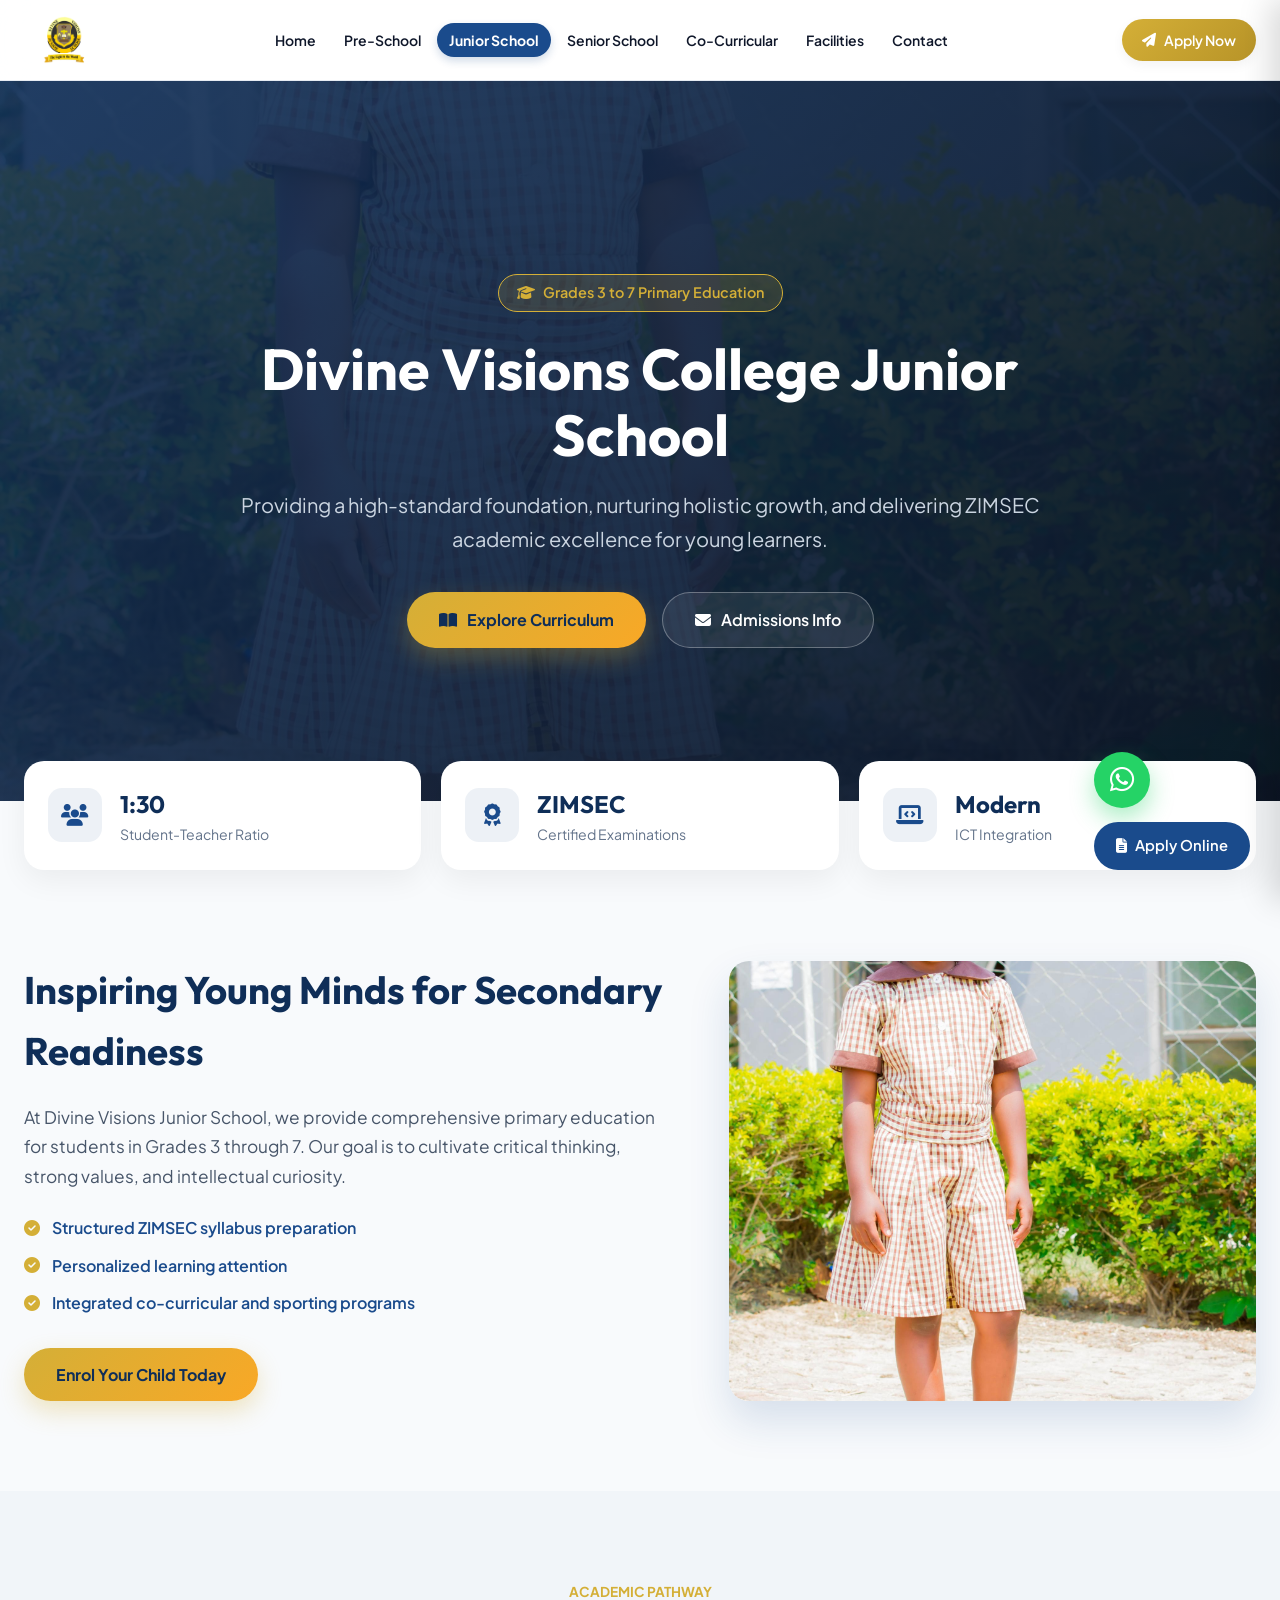
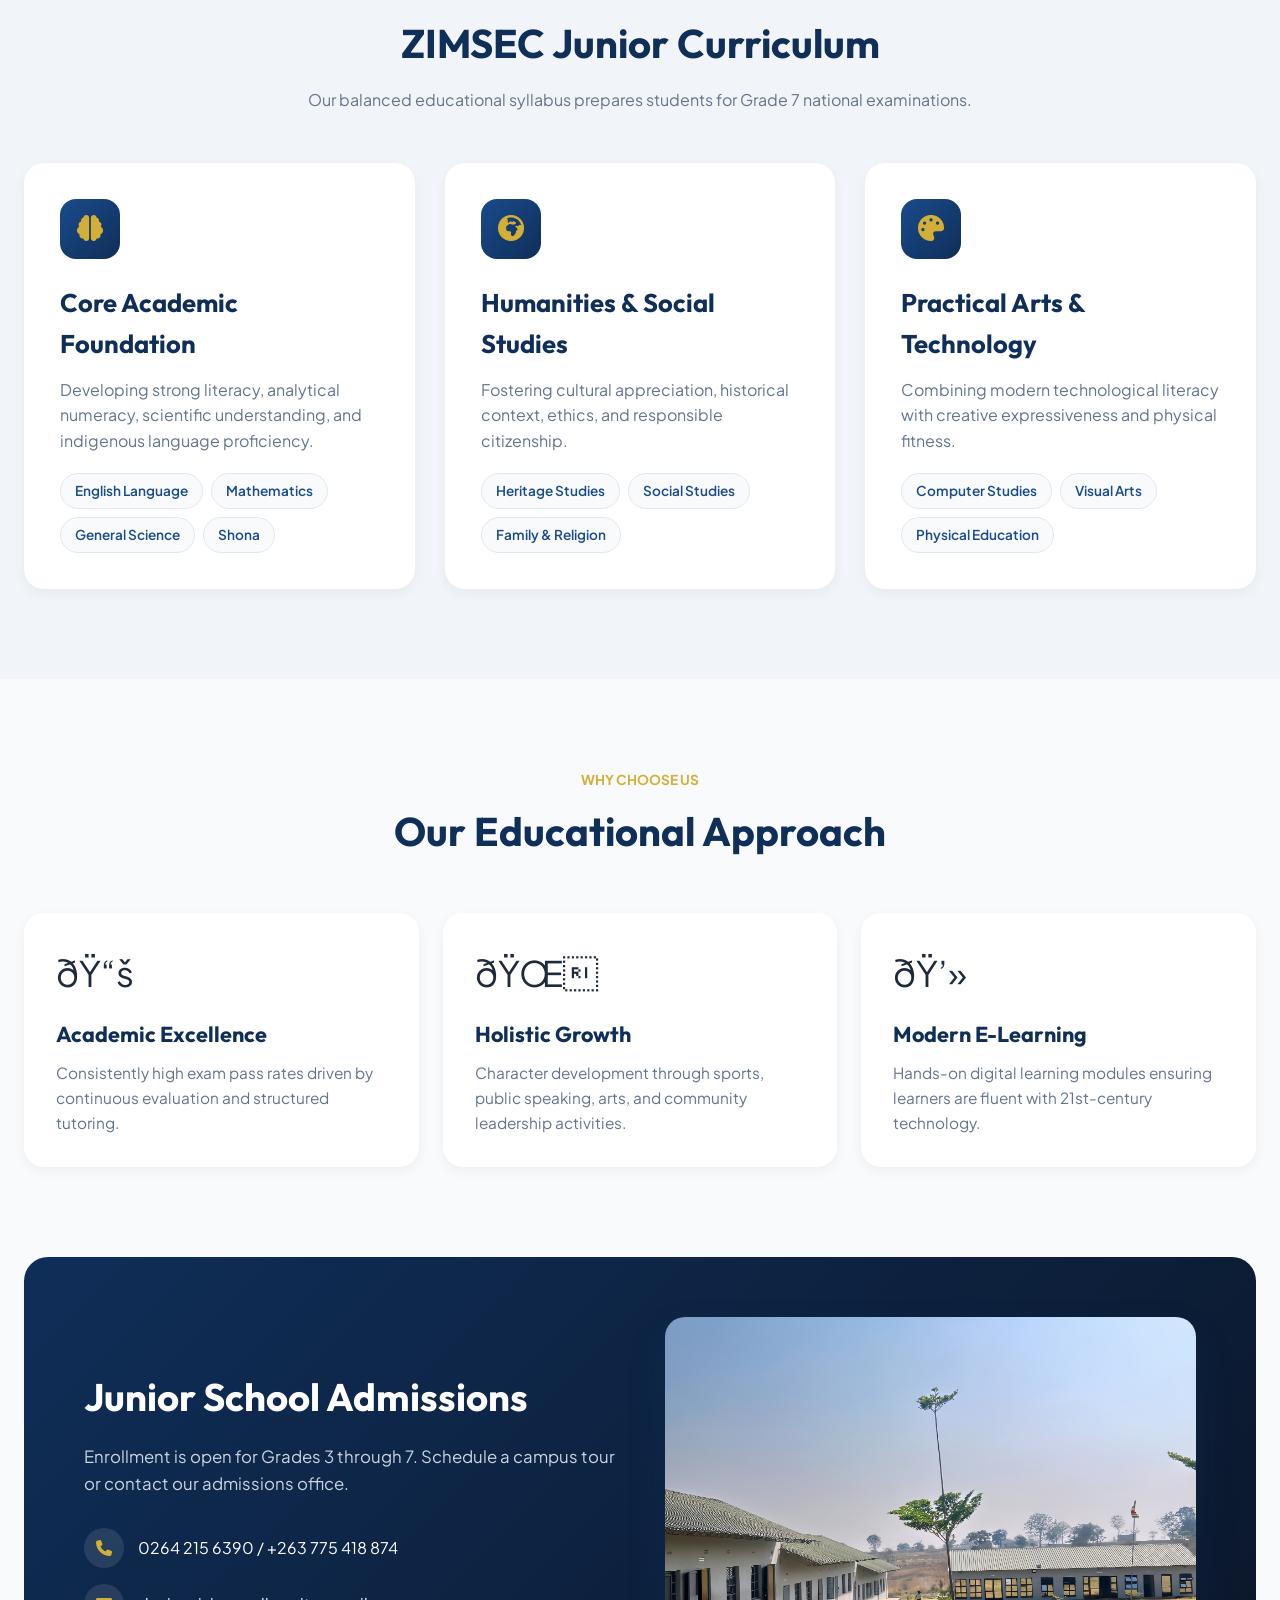
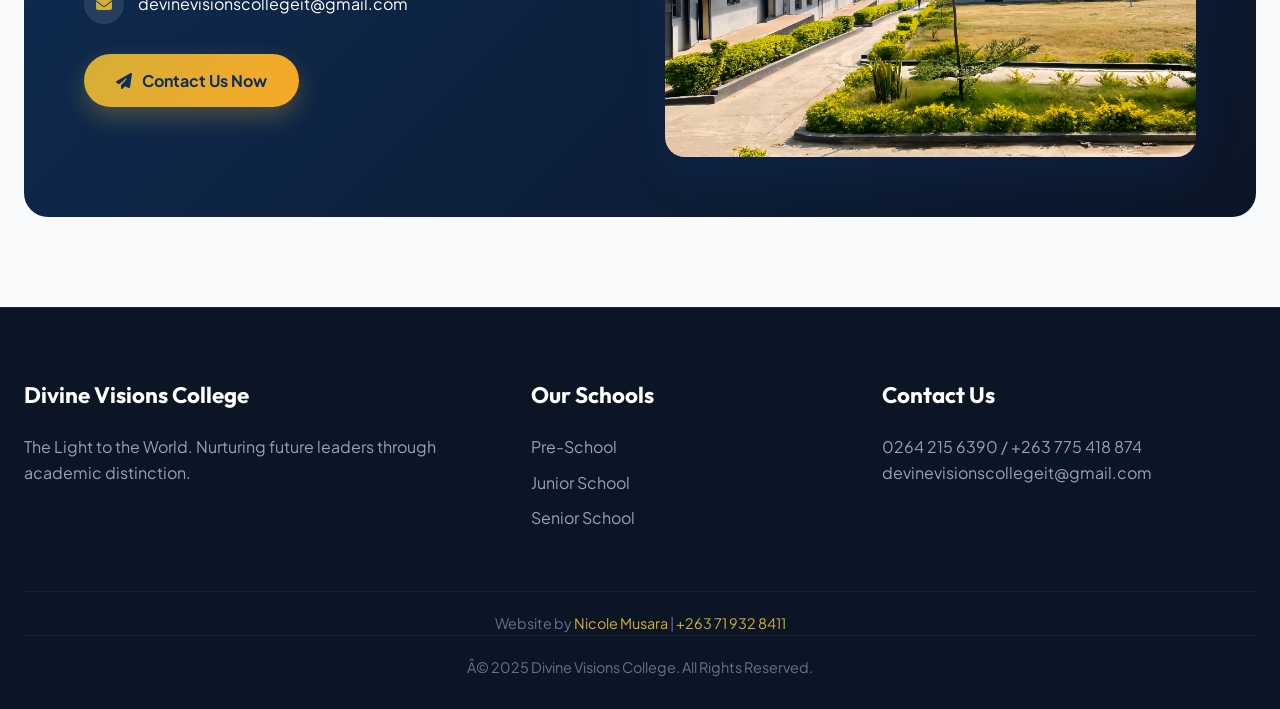
<file: junior.html>
﻿<!DOCTYPE html>
<html lang="en">
<head>
  <meta charset="UTF-8">
  <meta name="viewport" content="width=device-width, initial-scale=1.0">
  <title>Junior School (Grades 3-7) - Divine Visions College</title>
  
  <!-- Google Fonts & Font Awesome Icons -->
  <link rel="preconnect" href="https://fonts.googleapis.com">
  <link rel="preconnect" href="https://fonts.gstatic.com" crossorigin>
  <link href="https://fonts.googleapis.com/css2?family=Outfit:wght@400;500;600;700;800&family=Plus+Jakarta+Sans:wght@300;400;500;600;700&display=swap" rel="stylesheet">
  <link rel="stylesheet" href="https://cdnjs.cloudflare.com/ajax/libs/font-awesome/6.4.0/css/all.min.css">
  
  <style>
    :root {
      --primary-navy: #1a4b8c;
      --primary-dark: #0f2e58;
      --accent-gold: #d4af37;
      --gold-light: #f9a826;
      --bg-dark: #0b1526;
      --text-main: #1e293b;
      --text-muted: #64748b;
      --transition: all 0.3s cubic-bezier(0.16, 1, 0.3, 1);
      --radius-lg: 20px;
      --shadow-sm: 0 4px 12px rgba(0, 0, 0, 0.05);
      --shadow-hover: 0 20px 40px rgba(26, 75, 140, 0.15);
    }

    * { box-sizing: border-box; margin: 0; padding: 0; }
    body { font-family: 'Plus Jakarta Sans', sans-serif; background-color: #f8fafc; color: var(--text-main); line-height: 1.6; overflow-x: hidden; }
    h1, h2, h3, h4 { font-family: 'Outfit', sans-serif; font-weight: 700; }

    /* ===== SHARED HEADER & NAVIGATION SYSTEM ===== */
    .site-header {
      position: sticky;
      top: 0;
      z-index: 1000;
      background: rgba(255, 255, 255, 0.88);
      backdrop-filter: blur(16px);
      -webkit-backdrop-filter: blur(16px);
      border-bottom: 1px solid rgba(226, 232, 240, 0.8);
      transition: var(--transition);
    }

    .container { max-width: 1280px; margin: 0 auto; padding: 0 24px; }
    .header-inner { display: flex; align-items: center; justify-content: space-between; height: 80px; }
    
    .logo { display: flex; align-items: center; }
    .logo img {
      height: 48px;
      width: auto;
      object-fit: contain;
      transition: transform 0.3s;
    }
    .logo:hover img { transform: scale(1.05); }

    .desktop-nav ul { display: flex; align-items: center; list-style: none; gap: 4px; }
    .desktop-nav a {
      color: #0f172a;
      text-decoration: none;
      font-weight: 600;
      font-size: 0.875rem;
      padding: 8px 12px;
      border-radius: 9999px;
      white-space: nowrap;
      transition: all 0.2s;
    }
    .desktop-nav a:hover { color: var(--primary-navy); background: #f1f5f9; }
    .desktop-nav a.active {
      color: #ffffff;
      background: var(--primary-navy);
      font-weight: 700;
      box-shadow: 0 4px 8px rgba(26, 75, 140, 0.2);
    }

    .header-buttons { display: none; }
    .header-apply-button {
      display: inline-flex;
      align-items: center;
      gap: 8px;
      padding: 10px 20px;
      border-radius: 9999px;
      background: linear-gradient(135deg, var(--accent-gold), #b89428);
      color: white;
      font-size: 0.875rem;
      font-weight: 600;
      text-decoration: none;
      white-space: nowrap;
      box-shadow: var(--shadow-sm);
      transition: var(--transition);
    }
    .header-apply-button:hover { filter: brightness(1.1); box-shadow: var(--shadow-hover); }

    .mobile-nav-overlay {
      position: fixed;
      inset: 0;
      z-index: 1500;
      background: rgba(15, 23, 42, 0.6);
      backdrop-filter: blur(4px);
      opacity: 0;
      pointer-events: none;
      transition: opacity 0.3s;
    }
    .mobile-nav-overlay.is-active { opacity: 1; pointer-events: auto; }

    .mobile-drawer {
      position: fixed;
      top: 0;
      right: -320px;
      z-index: 2000;
      display: flex;
      flex-direction: column;
      width: 320px;
      max-width: 85vw;
      height: 100vh;
      padding: 0;
      background: white;
      box-shadow: -10px 0 30px rgba(0, 0, 0, 0.15);
      transition: var(--transition);
    }
    .mobile-drawer.is-open { right: 0; }
    .mobile-nav-header {
      display: flex;
      align-items: center;
      justify-content: space-between;
      padding: 24px;
      border-bottom: 1px solid #f1f5f9;
    }
    .mobile-nav-logo img { display: block; height: 40px; width: auto; }
    .mobile-menu-close {
      display: flex;
      align-items: center;
      justify-content: center;
      width: 40px;
      height: 40px;
      border: 0;
      border-radius: 50%;
      background: #f1f5f9;
      color: #475569;
      font-size: 18px;
      cursor: pointer;
    }
    .mobile-drawer ul { flex: 1; overflow-y: auto; list-style: none; padding: 24px; }
    .mobile-drawer ul li { margin-bottom: 8px; }
    .mobile-drawer ul li a {
      display: flex;
      align-items: center;
      gap: 12px;
      padding: 12px 16px;
      border-radius: 12px;
      color: #334155;
      text-decoration: none;
      font-size: 0.95rem;
      font-weight: 500;
    }
    .mobile-drawer ul li a i { width: 20px; color: #94a3b8; }
    .mobile-drawer ul li a:hover { background: #f8fafc; }
    .mobile-drawer ul li a.active { background: rgba(26, 75, 140, 0.1); color: var(--primary-navy); font-weight: 700; }
    .mobile-drawer ul li a.active i { color: var(--primary-navy); }
    .mobile-drawer-footer { padding: 24px; border-top: 1px solid #f1f5f9; background: #f8fafc; }
    .mobile-drawer-footer .header-apply-button { justify-content: center; width: 100%; padding: 12px; }

    .mobile-menu-toggle {
      display: none;
      align-items: center;
      justify-content: center;
      padding: 10px;
      border: 0;
      border-radius: 12px;
      background: transparent;
      color: #0f172a;
      font-size: 20px;
      cursor: pointer;
    }

    /* ===== HERO SECTION ===== */
    .hero-section {
      position: relative;
      background: linear-gradient(135deg, rgba(15, 46, 88, 0.9) 0%, rgba(11, 21, 38, 0.95) 100%),
                  url('./media/ecd10.jpeg') center/cover no-repeat;
      color: white; padding: 140px 0 100px; min-height: 80vh; display: flex; align-items: center;
    }

    .hero-content { max-width: 850px; margin: 0 auto; text-align: center; }
    .hero-badge {
      display: inline-flex; align-items: center; gap: 8px; padding: 6px 18px;
      background: rgba(212, 175, 55, 0.15); border: 1px solid var(--accent-gold); border-radius: 50px;
      color: var(--accent-gold); font-size: 0.9rem; font-weight: 600; margin-bottom: 24px;
    }
    .hero-content h1 { font-size: 3.6rem; line-height: 1.15; margin-bottom: 20px; }
    .hero-content p { font-size: 1.25rem; color: #cbd5e1; margin-bottom: 36px; line-height: 1.7; }
    
    .btn-group { display: flex; gap: 16px; justify-content: center; flex-wrap: wrap; }
    .btn-primary {
      display: inline-flex; align-items: center; gap: 10px; padding: 14px 32px;
      background: linear-gradient(135deg, #d4af37, #f9a826); color: var(--primary-dark);
      text-decoration: none; font-weight: 700; border-radius: 50px; transition: var(--transition);
      box-shadow: 0 10px 25px rgba(212, 175, 55, 0.3);
    }
    .btn-outline {
      display: inline-flex; align-items: center; gap: 10px; padding: 14px 32px;
      background: rgba(255, 255, 255, 0.08); color: white; border: 1px solid rgba(255, 255, 255, 0.3);
      text-decoration: none; font-weight: 600; border-radius: 50px; transition: var(--transition);
    }

    /* ===== STATS BADGES BAR ===== */
    .stats-bar { margin-top: -40px; position: relative; z-index: 10; }
    .stats-grid { display: grid; grid-template-columns: repeat(auto-fit, minmax(220px, 1fr)); gap: 20px; }
    .stat-card {
      background: white; padding: 24px; border-radius: var(--radius-lg);
      box-shadow: 0 10px 30px rgba(0, 0, 0, 0.06); display: flex; align-items: center; gap: 18px;
    }
    .stat-icon {
      width: 54px; height: 54px; border-radius: 14px; background: rgba(26, 75, 140, 0.08);
      color: var(--primary-navy); display: flex; align-items: center; justify-content: center; font-size: 22px;
    }
    .stat-info h3 { font-size: 1.5rem; color: var(--primary-dark); }
    .stat-info p { font-size: 0.88rem; color: var(--text-muted); }

    /* ===== SECTIONS ===== */
    .section { padding: 90px 0; }
    .section-title { text-align: center; max-width: 680px; margin: 0 auto 50px; }
    .section-title span { color: var(--accent-gold); font-weight: 700; text-transform: uppercase; font-size: 0.85rem; display: block; margin-bottom: 8px; }
    .section-title h2 { font-size: 2.5rem; color: var(--primary-dark); margin-bottom: 12px; }
    .section-title p { color: var(--text-muted); }

    .about-grid { display: grid; grid-template-columns: 1.1fr 0.9fr; gap: 60px; align-items: center; }
    .about-content h2 { font-size: 2.4rem; color: var(--primary-dark); margin-bottom: 20px; }
    .about-content p { color: #475569; font-size: 1.08rem; line-height: 1.7; margin-bottom: 20px; }
    .about-features-list { list-style: none; margin: 24px 0 32px; }
    .about-features-list li { display: flex; align-items: center; gap: 12px; margin-bottom: 12px; font-weight: 600; color: var(--primary-navy); }
    .about-features-list i { color: var(--accent-gold); }

    .image-wrapper { border-radius: var(--radius-lg); overflow: hidden; box-shadow: var(--shadow-hover); }
    .image-wrapper img { width: 100%; height: 440px; object-fit: cover; display: block; }

    .subjects-bg { background: #f1f5f9; }
    .curriculum-grid { display: grid; grid-template-columns: repeat(auto-fit, minmax(350px, 1fr)); gap: 30px; }
    .subject-card {
      background: white; border-radius: var(--radius-lg); padding: 36px;
      box-shadow: var(--shadow-sm); transition: var(--transition); display: flex; flex-direction: column;
    }
    .subject-card:hover { transform: translateY(-8px); box-shadow: var(--shadow-hover); }
    .subject-badge {
      width: 60px; height: 60px; background: linear-gradient(135deg, var(--primary-navy), var(--primary-dark));
      color: var(--accent-gold); border-radius: 16px; display: flex; align-items: center; justify-content: center; font-size: 26px; margin-bottom: 24px;
    }
    .subject-card h3 { font-size: 1.6rem; color: var(--primary-dark); margin-bottom: 12px; }
    .subject-card p { color: var(--text-muted); margin-bottom: 20px; }
    .tag-cloud { display: flex; flex-wrap: wrap; gap: 8px; margin-top: auto; }
    .tag { padding: 6px 14px; background: #f8fafc; border: 1px solid #e2e8f0; border-radius: 50px; font-size: 0.85rem; font-weight: 600; color: var(--primary-navy); }

    .bento-grid { display: grid; grid-template-columns: repeat(3, 1fr); gap: 24px; }
    .bento-card { background: white; padding: 32px; border-radius: var(--radius-lg); box-shadow: var(--shadow-sm); transition: var(--transition); }
    .bento-card:hover { transform: translateY(-5px); box-shadow: var(--shadow-hover); }
    .bento-icon { font-size: 2.2rem; margin-bottom: 16px; display: inline-block; }
    .bento-card h3 { font-size: 1.35rem; color: var(--primary-dark); margin-bottom: 10px; }
    .bento-card p { color: var(--text-muted); font-size: 0.96rem; }

    .admissions-card {
      background: linear-gradient(135deg, var(--primary-dark) 0%, var(--bg-dark) 100%);
      border-radius: 24px; padding: 60px; color: white;
    }
    .admissions-grid { display: grid; grid-template-columns: 1fr 1fr; gap: 50px; align-items: center; }
    .admissions-info h2 { font-size: 2.4rem; margin-bottom: 16px; color: white; }
    .admissions-info p { color: #cbd5e1; font-size: 1.05rem; margin-bottom: 30px; }
    .contact-list { display: flex; flex-direction: column; gap: 16px; margin-bottom: 30px; }
    .contact-item { display: flex; align-items: center; gap: 14px; }
    .contact-item i {
      width: 40px; height: 40px; background: rgba(255, 255, 255, 0.1); border-radius: 50%;
      display: flex; align-items: center; justify-content: center; color: var(--accent-gold);
    }
    .contact-item a { color: white; text-decoration: none; }

    footer { background: var(--bg-dark); color: white; padding: 70px 0 30px; border-top: 1px solid rgba(255, 255, 255, 0.08); }
    .footer-container { display: grid; grid-template-columns: 1.5fr 1fr 1.2fr; gap: 40px; margin-bottom: 50px; }
    .footer-column h3 { font-size: 1.4rem; color: white; margin-bottom: 20px; }
    .footer-column p, .footer-column ul li a { color: #94a3b8; text-decoration: none; }
    .footer-column ul { list-style: none; }
    .footer-column ul li { margin-bottom: 10px; }

    .developer-credit, .copyright { text-align: center; color: #64748b; font-size: 0.9rem; padding-top: 20px; border-top: 1px solid rgba(255, 255, 255, 0.05); }
    .developer-credit a { color: var(--accent-gold); text-decoration: none; }

    .floating-actions { position: fixed; bottom: 30px; right: 30px; display: flex; flex-direction: column; gap: 14px; z-index: 999; }
    .whatsapp-floating {
      width: 56px; height: 56px; background-color: #25d366; color: white; border-radius: 50%;
      display: flex; align-items: center; justify-content: center; font-size: 28px; text-decoration: none;
      box-shadow: 0 10px 25px rgba(37, 211, 102, 0.4);
    }
    .application-btn-floating {
      display: flex; align-items: center; gap: 8px; padding: 12px 22px; background: var(--primary-navy);
      color: white; border-radius: 50px; text-decoration: none; font-weight: 600; font-size: 0.92rem;
    }

    @media (max-width: 900px) {
      .desktop-nav { display: none; }
      .mobile-menu-toggle { display: flex; }
    }
    @media (min-width: 1024px) {
      .header-buttons { display: flex; align-items: center; }
    }
    @media (max-width: 992px) {
      .about-grid, .admissions-grid { grid-template-columns: 1fr; }
      .bento-grid { grid-template-columns: repeat(2, 1fr); }
      .footer-container { grid-template-columns: 1fr; }
    }
    @media (max-width: 600px) {
      .bento-grid { grid-template-columns: 1fr; }
      .admissions-card { padding: 30px; }
    }
  </style>
</head>
<body>

  <!-- ===== EXACT REFACTORED NAVIGATION HEADER ===== -->
  <header class="site-header">
    <div class="container header-inner">
      <a href="index.html" class="logo">
        <img src="./media/juniorlogo.jpg" alt="Divine Visions College Logo" onerror="this.onerror=null; this.src='./media/schoollogo.png';">
      </a>

      <nav class="site-nav desktop-nav">
        <ul>
          <li><a href="index.html">Home</a></li>
          <li><a href="preschool.html">Pre-School</a></li>
          <li><a href="junior.html" class="active">Junior School</a></li>
          <li><a href="senior.html">Senior School</a></li>
          <li><a href="cocurricular.html">Co-Curricular</a></li>
          <li><a href="facilities.html">Facilities</a></li>
          <li><a href="contact_us.html">Contact</a></li>
        </ul>
      </nav>

      <div class="header-buttons">
        <a href="application.html" class="header-apply-button">
          <i class="fas fa-paper-plane"></i>
          <span>Apply Now</span>
        </a>
      </div>

      <button class="mobile-menu-toggle" aria-label="Open Navigation Menu">
        <i class="fas fa-bars"></i>
      </button>
    </div>
  </header>

  <nav class="site-nav mobile-drawer" aria-label="Mobile navigation">
    <div class="mobile-nav-header">
      <a href="index.html" class="mobile-nav-logo">
        <img src="./media/juniorlogo.jpg" alt="Divine Visions College Logo" onerror="this.onerror=null; this.src='./media/schoollogo.png';">
      </a>
      <button class="mobile-menu-close" aria-label="Close menu"><i class="fas fa-times"></i></button>
    </div>
    <ul>
      <li><a href="index.html"><i class="fas fa-home"></i>Home</a></li>
      <li><a href="preschool.html"><i class="fas fa-child"></i>Pre-School</a></li>
      <li><a href="junior.html" class="active"><i class="fas fa-school"></i>Junior School</a></li>
      <li><a href="senior.html"><i class="fas fa-graduation-cap"></i>Senior School</a></li>
      <li><a href="cocurricular.html"><i class="fas fa-running"></i>Co-Curricular</a></li>
      <li><a href="facilities.html"><i class="fas fa-building"></i>Facilities</a></li>
      <li><a href="contact_us.html"><i class="fas fa-envelope"></i>Contact</a></li>
    </ul>
    <div class="mobile-drawer-footer">
      <a href="application.html" class="header-apply-button">
        <i class="fas fa-file-signature"></i>
        <span>Apply Online</span>
      </a>
    </div>
  </nav>
  <div class="mobile-nav-overlay"></div>

  <!-- HERO SECTION -->
  <section class="hero-section">
    <div class="container">
      <div class="hero-content">
        <div class="hero-badge"><i class="fas fa-graduation-cap"></i> Grades 3 to 7 Primary Education</div>
        <h1>Divine Visions College Junior School</h1>
        <p>Providing a high-standard foundation, nurturing holistic growth, and delivering ZIMSEC academic excellence for young learners.</p>
        <div class="btn-group">
          <a href="#programs" class="btn-primary"><i class="fas fa-book-open"></i> Explore Curriculum</a>
          <a href="#contact" class="btn-outline"><i class="fas fa-envelope"></i> Admissions Info</a>
        </div>
      </div>
    </div>
  </section>

  <!-- STATS BAR -->
  <div class="stats-bar">
    <div class="container">
      <div class="stats-grid">
        <div class="stat-card">
          <div class="stat-icon"><i class="fas fa-users"></i></div>
          <div class="stat-info"><h3>1:30</h3><p>Student-Teacher Ratio</p></div>
        </div>
        <div class="stat-card">
          <div class="stat-icon"><i class="fas fa-award"></i></div>
          <div class="stat-info"><h3>ZIMSEC</h3><p>Certified Examinations</p></div>
        </div>
        <div class="stat-card">
          <div class="stat-icon"><i class="fas fa-laptop-code"></i></div>
          <div class="stat-info"><h3>Modern</h3><p>ICT Integration</p></div>
        </div>
      </div>
    </div>
  </div>

  <!-- ABOUT SECTION -->
  <section class="section">
    <div class="container">
      <div class="about-grid">
        <div class="about-content">
          <h2>Inspiring Young Minds for Secondary Readiness</h2>
          <p>At Divine Visions Junior School, we provide comprehensive primary education for students in Grades 3 through 7. Our goal is to cultivate critical thinking, strong values, and intellectual curiosity.</p>
          <ul class="about-features-list">
            <li><i class="fas fa-check-circle"></i> Structured ZIMSEC syllabus preparation</li>
            <li><i class="fas fa-check-circle"></i> Personalized learning attention</li>
            <li><i class="fas fa-check-circle"></i> Integrated co-curricular and sporting programs</li>
          </ul>
          <a href="#contact" class="btn-primary">Enrol Your Child Today</a>
        </div>
        <div class="image-wrapper">
          <img src="./media/ecd10.jpeg" alt="Junior School Students" onerror="this.onerror=null; this.src='https://images.unsplash.com/photo-1509062522246-3755977927d7?auto=format&fit=crop&w=800&q=80';">
        </div>
      </div>
    </div>
  </section>

  <!-- CURRICULUM SECTION -->
  <section class="section subjects-bg" id="programs">
    <div class="container">
      <div class="section-title">
        <span>Academic Pathway</span>
        <h2>ZIMSEC Junior Curriculum</h2>
        <p>Our balanced educational syllabus prepares students for Grade 7 national examinations.</p>
      </div>
      <div class="curriculum-grid">
        <div class="subject-card">
          <div class="subject-badge"><i class="fas fa-brain"></i></div>
          <h3>Core Academic Foundation</h3>
          <p>Developing strong literacy, analytical numeracy, scientific understanding, and indigenous language proficiency.</p>
          <div class="tag-cloud">
            <span class="tag">English Language</span><span class="tag">Mathematics</span><span class="tag">General Science</span><span class="tag">Shona</span>
          </div>
        </div>
        <div class="subject-card">
          <div class="subject-badge"><i class="fas fa-globe-africa"></i></div>
          <h3>Humanities & Social Studies</h3>
          <p>Fostering cultural appreciation, historical context, ethics, and responsible citizenship.</p>
          <div class="tag-cloud">
            <span class="tag">Heritage Studies</span><span class="tag">Social Studies</span><span class="tag">Family & Religion</span>
          </div>
        </div>
        <div class="subject-card">
          <div class="subject-badge"><i class="fas fa-palette"></i></div>
          <h3>Practical Arts & Technology</h3>
          <p>Combining modern technological literacy with creative expressiveness and physical fitness.</p>
          <div class="tag-cloud">
            <span class="tag">Computer Studies</span><span class="tag">Visual Arts</span><span class="tag">Physical Education</span>
          </div>
        </div>
      </div>
    </div>
  </section>

  <!-- EDUCATIONAL APPROACH -->
  <section class="section">
    <div class="container">
      <div class="section-title">
        <span>Why Choose Us</span>
        <h2>Our Educational Approach</h2>
      </div>
      <div class="bento-grid">
        <div class="bento-card">
          <span class="bento-icon">ðŸ“š</span>
          <h3>Academic Excellence</h3>
          <p>Consistently high exam pass rates driven by continuous evaluation and structured tutoring.</p>
        </div>
        <div class="bento-card">
          <span class="bento-icon">ðŸŒ</span>
          <h3>Holistic Growth</h3>
          <p>Character development through sports, public speaking, arts, and community leadership activities.</p>
        </div>
        <div class="bento-card">
          <span class="bento-icon">ðŸ’»</span>
          <h3>Modern E-Learning</h3>
          <p>Hands-on digital learning modules ensuring learners are fluent with 21st-century technology.</p>
        </div>
      </div>
    </div>
  </section>

  <!-- ADMISSIONS & CONTACT -->
  <section class="section" id="contact" style="padding-top: 0;">
    <div class="container">
      <div class="admissions-card">
        <div class="admissions-grid">
          <div class="admissions-info">
            <h2>Junior School Admissions</h2>
            <p>Enrollment is open for Grades 3 through 7. Schedule a campus tour or contact our admissions office.</p>
            <div class="contact-list">
              <div class="contact-item">
                <i class="fas fa-phone"></i>
                <a href="tel:+263775418874">0264 215 6390 / +263 775 418 874</a>
              </div>
              <div class="contact-item">
                <i class="fas fa-envelope"></i>
                <a href="mailto:devinevisionscollegeit@gmail.com">devinevisionscollegeit@gmail.com</a>
              </div>
            </div>
            <a href="contact_us.html" class="btn-primary"><i class="fas fa-paper-plane"></i> Contact Us Now</a>
          </div>
          <div class="image-wrapper">
            <img src="./media/building1.jpg" alt="Campus Facility" onerror="this.onerror=null; this.src='https://images.unsplash.com/photo-1523050854058-8df90110c9f1?auto=format&fit=crop&w=800&q=80';">
          </div>
        </div>
      </div>
    </div>
  </section>

  <!-- FOOTER -->
  <footer>
    <div class="container">
      <div class="footer-container">
        <div class="footer-column">
          <h3>Divine Visions College</h3>
          <p>The Light to the World. Nurturing future leaders through academic distinction.</p>
        </div>
        <div class="footer-column">
          <h3>Our Schools</h3>
          <ul>
            <li><a href="preschool.html">Pre-School</a></li>
            <li><a href="junior.html">Junior School</a></li>
            <li><a href="senior.html">Senior School</a></li>
          </ul>
        </div>
        <div class="footer-column">
          <h3>Contact Us</h3>
          <p>0264 215 6390 / +263 775 418 874</p>
          <p>devinevisionscollegeit@gmail.com</p>
        </div>
      </div>
      <div class="developer-credit">
        <p>Website by <a href="mailto:nicolemusara@icloud.com">Nicole Musara</a> | <a href="tel:+263719328411">+263 71 932 8411</a></p>
      </div>
      <div class="copyright"><p>Â© 2025 Divine Visions College. All Rights Reserved.</p></div>
    </div>
  </footer>

  <!-- FLOATING ACTIONS -->
  <div class="floating-actions">
    <a href="https://wa.me/263775418874" target="_blank" class="whatsapp-floating" aria-label="Chat on WhatsApp"><i class="fab fa-whatsapp"></i></a>
    <a href="application.html" class="application-btn-floating"><i class="fas fa-file-alt"></i><span>Apply Online</span></a>
  </div>

  <!-- SCRIPT FOR MOBILE DRAWER -->
  <script>
    document.addEventListener('DOMContentLoaded', () => {
      const mobileToggle = document.querySelector('.mobile-menu-toggle');
      const mobileDrawer = document.querySelector('.mobile-drawer');
      const mobileClose = document.querySelector('.mobile-menu-close');
      const overlay = document.querySelector('.mobile-nav-overlay');

      if (!mobileToggle || !mobileDrawer || !overlay) return;

      const links = mobileDrawer.querySelectorAll('a');
      const openNav = () => {
        mobileDrawer.classList.add('is-open');
        overlay.classList.add('is-active');
        document.body.classList.add('overflow-hidden');
      };
      const closeNav = () => {
        mobileDrawer.classList.remove('is-open');
        overlay.classList.remove('is-active');
        document.body.classList.remove('overflow-hidden');
      };

      mobileToggle.addEventListener('click', openNav);
      if (mobileClose) mobileClose.addEventListener('click', closeNav);
      overlay.addEventListener('click', closeNav);
      links.forEach(link => link.addEventListener('click', closeNav));
    });
  </script>
</body>
</html>
</file>
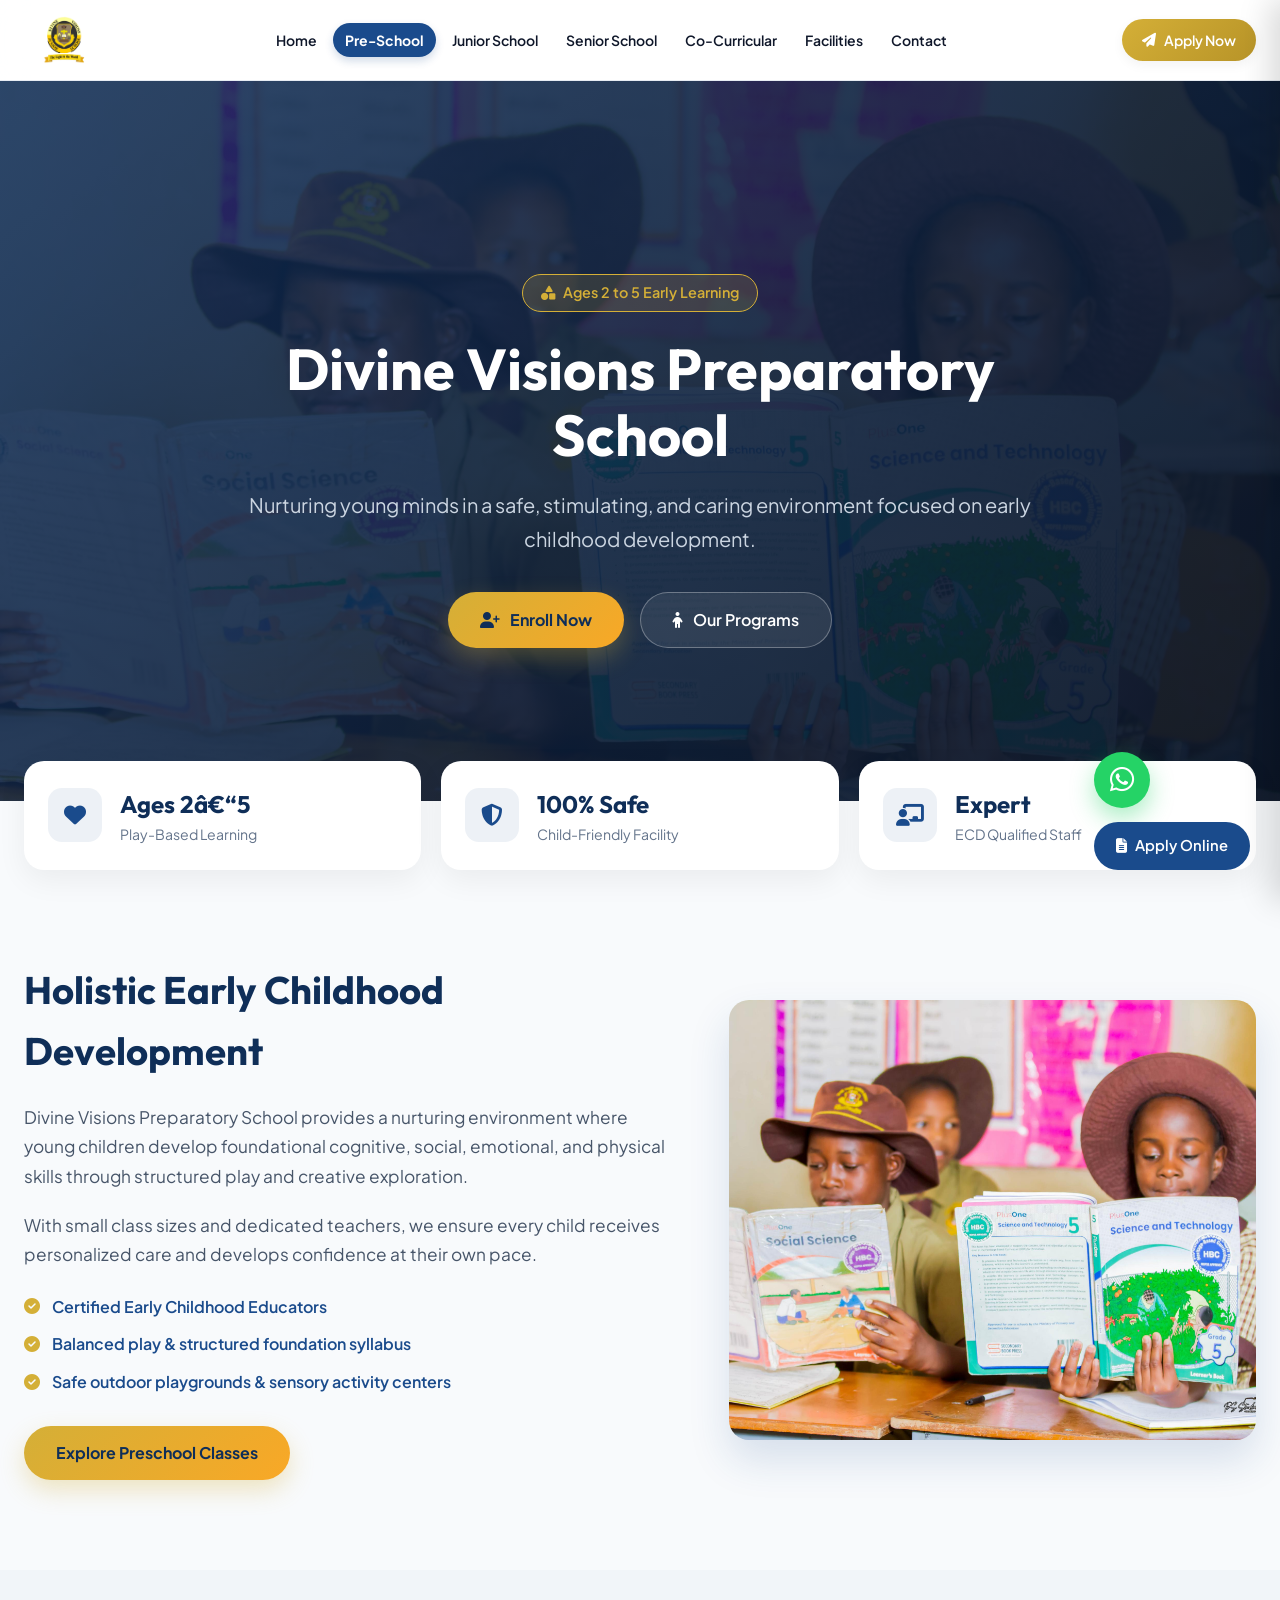
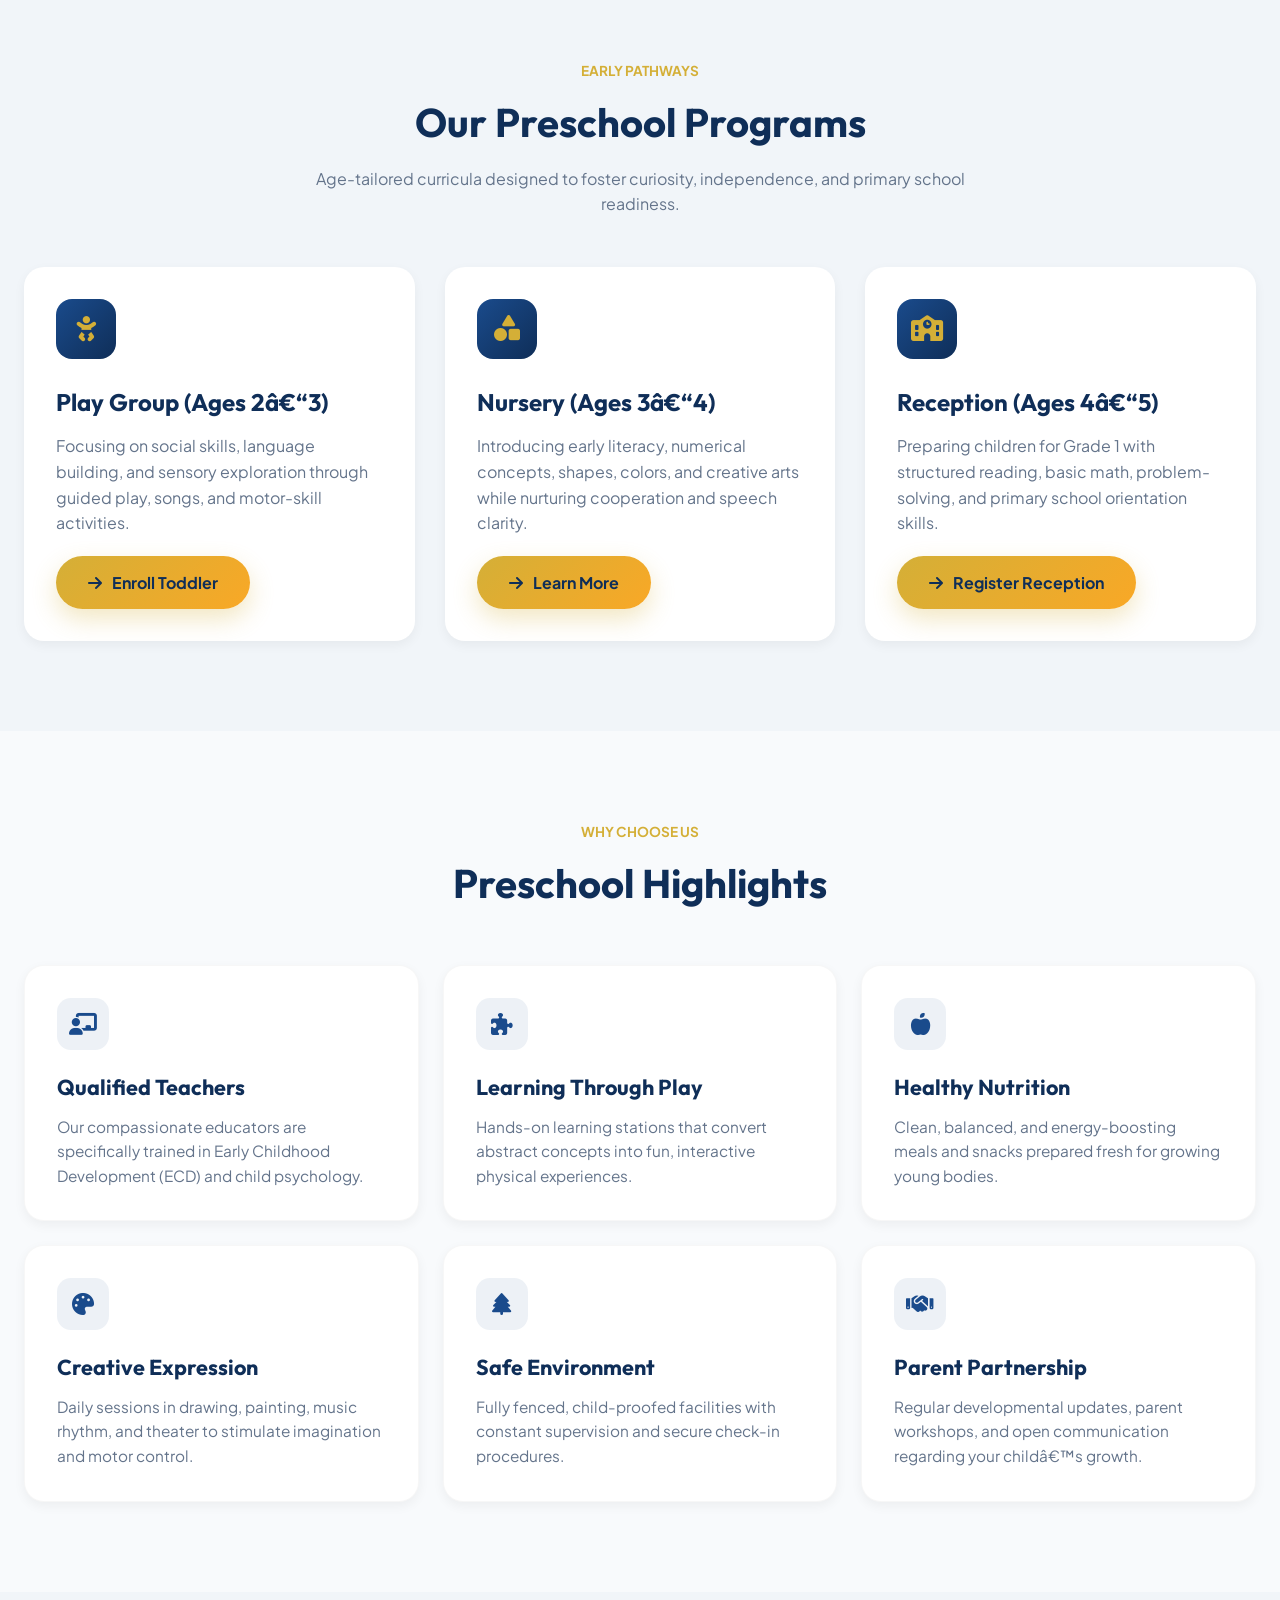
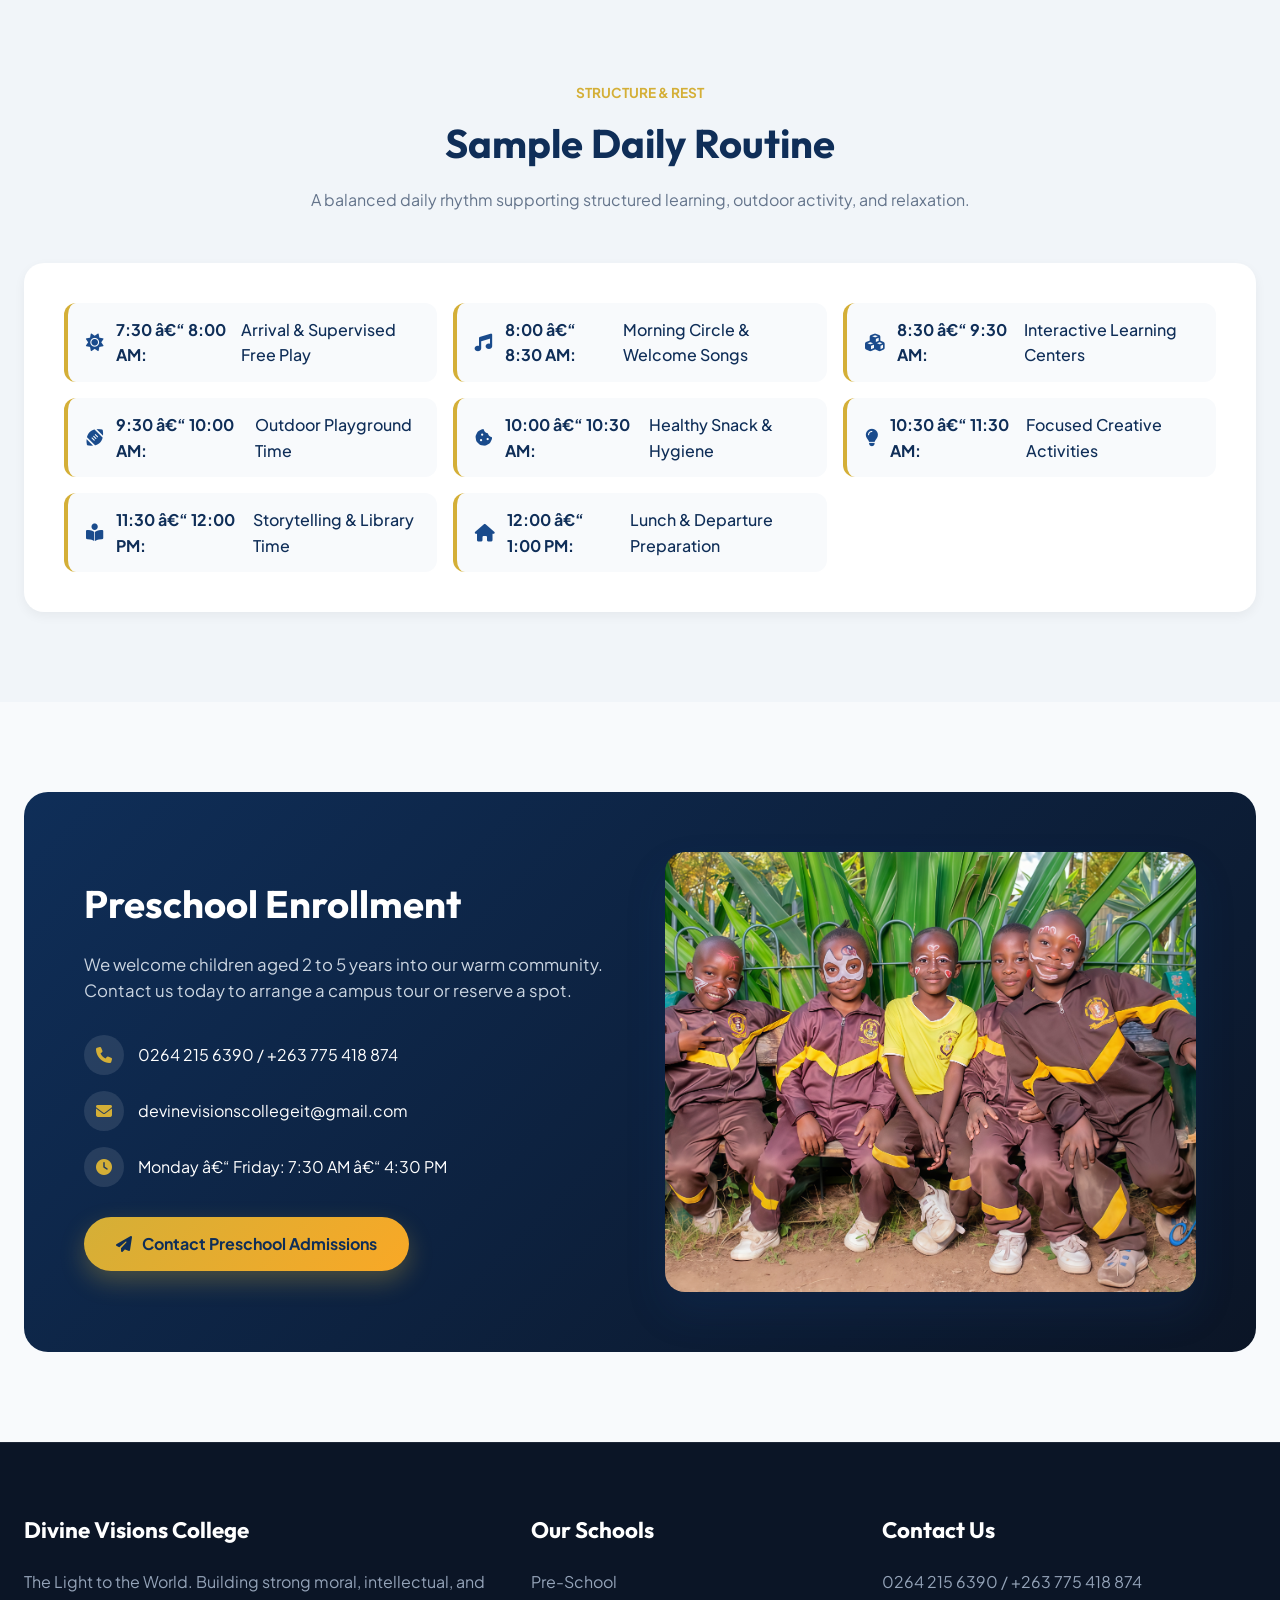
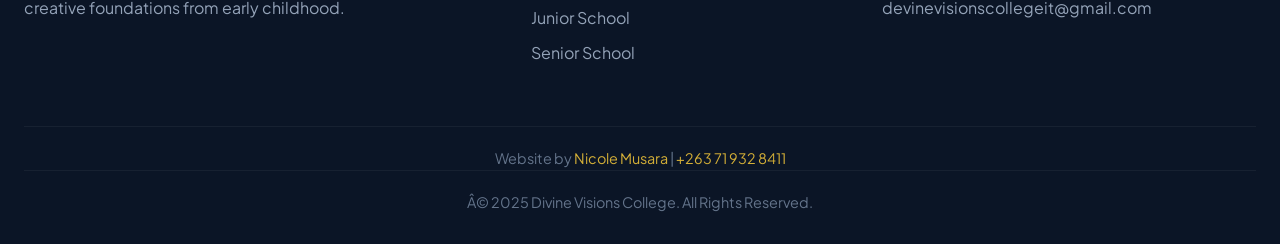
<file: preschool.html>
﻿<!DOCTYPE html>
<html lang="en">
<head>
  <meta charset="UTF-8">
  <meta name="viewport" content="width=device-width, initial-scale=1.0">
  <title>Divine Visions Preparatory School (Pre-School)</title>
  
  <!-- Google Fonts -->
  <link rel="preconnect" href="https://fonts.googleapis.com">
  <link rel="preconnect" href="https://fonts.gstatic.com" crossorigin>
  <link href="https://fonts.googleapis.com/css2?family=Outfit:wght@400;500;600;700;800&family=Plus+Jakarta+Sans:wght@300;400;500;600;700&display=swap" rel="stylesheet">
  
  <!-- Font Awesome Icons CDN (Fixes missing icon issue) -->
  <link rel="stylesheet" href="https://cdnjs.cloudflare.com/ajax/libs/font-awesome/6.5.1/css/all.min.css" crossorigin="anonymous" referrerpolicy="no-referrer" />
  
  <style>
    :root {
      --primary-navy: #1a4b8c;
      --primary-dark: #0f2e58;
      --accent-gold: #d4af37;
      --gold-light: #f9a826;
      --bg-dark: #0b1526;
      --text-main: #1e293b;
      --text-muted: #64748b;
      --transition: all 0.3s cubic-bezier(0.16, 1, 0.3, 1);
      --radius-lg: 20px;
      --shadow-sm: 0 4px 12px rgba(0, 0, 0, 0.05);
      --shadow-hover: 0 20px 40px rgba(26, 75, 140, 0.15);
    }

    * { box-sizing: border-box; margin: 0; padding: 0; }
    body { font-family: 'Plus Jakarta Sans', sans-serif; background-color: #f8fafc; color: var(--text-main); line-height: 1.6; overflow-x: hidden; }
    h1, h2, h3, h4 { font-family: 'Outfit', sans-serif; font-weight: 700; }

    /* ===== NAVIGATION HEADER ===== */
    .site-header {
      position: sticky;
      top: 0;
      z-index: 1000;
      background: rgba(255, 255, 255, 0.88);
      backdrop-filter: blur(16px);
      -webkit-backdrop-filter: blur(16px);
      border-bottom: 1px solid rgba(226, 232, 240, 0.8);
      transition: var(--transition);
    }

    .container { max-width: 1280px; margin: 0 auto; padding: 0 24px; }
    .header-inner { display: flex; align-items: center; justify-content: space-between; height: 80px; }
    
    .logo { display: flex; align-items: center; }
    .logo img {
      height: 48px;
      width: auto;
      object-fit: contain;
      transition: transform 0.3s;
    }
    .logo:hover img { transform: scale(1.05); }

    .desktop-nav ul { display: flex; align-items: center; list-style: none; gap: 4px; }
    .desktop-nav a {
      color: #0f172a;
      text-decoration: none;
      font-weight: 600;
      font-size: 0.875rem;
      padding: 8px 12px;
      border-radius: 9999px;
      white-space: nowrap;
      transition: all 0.2s;
    }
    .desktop-nav a:hover { color: var(--primary-navy); background: #f1f5f9; }
    .desktop-nav a.active {
      color: #ffffff;
      background: var(--primary-navy);
      font-weight: 700;
      box-shadow: 0 4px 8px rgba(26, 75, 140, 0.2);
    }

    .header-buttons { display: none; }
    .header-apply-button {
      display: inline-flex;
      align-items: center;
      gap: 8px;
      padding: 10px 20px;
      border-radius: 9999px;
      background: linear-gradient(135deg, var(--accent-gold), #b89428);
      color: white;
      font-size: 0.875rem;
      font-weight: 600;
      text-decoration: none;
      white-space: nowrap;
      box-shadow: var(--shadow-sm);
      transition: var(--transition);
    }
    .header-apply-button:hover { filter: brightness(1.1); box-shadow: var(--shadow-hover); }

    .mobile-nav-overlay {
      position: fixed;
      inset: 0;
      z-index: 1500;
      background: rgba(15, 23, 42, 0.6);
      backdrop-filter: blur(4px);
      opacity: 0;
      pointer-events: none;
      transition: opacity 0.3s;
    }
    .mobile-nav-overlay.is-active { opacity: 1; pointer-events: auto; }

    .mobile-drawer {
      position: fixed;
      top: 0;
      right: -320px;
      z-index: 2000;
      display: flex;
      flex-direction: column;
      width: 320px;
      max-width: 85vw;
      height: 100vh;
      padding: 0;
      background: white;
      box-shadow: -10px 0 30px rgba(0, 0, 0, 0.15);
      transition: var(--transition);
    }
    .mobile-drawer.is-open { right: 0; }
    .mobile-nav-header {
      display: flex;
      align-items: center;
      justify-content: space-between;
      padding: 24px;
      border-bottom: 1px solid #f1f5f9;
    }
    .mobile-nav-logo img { display: block; height: 40px; width: auto; }
    .mobile-menu-close {
      display: flex;
      align-items: center;
      justify-content: center;
      width: 40px;
      height: 40px;
      border: 0;
      border-radius: 50%;
      background: #f1f5f9;
      color: #475569;
      font-size: 18px;
      cursor: pointer;
    }
    .mobile-drawer ul { flex: 1; overflow-y: auto; list-style: none; padding: 24px; }
    .mobile-drawer ul li { margin-bottom: 8px; }
    .mobile-drawer ul li a {
      display: flex;
      align-items: center;
      gap: 12px;
      padding: 12px 16px;
      border-radius: 12px;
      color: #334155;
      text-decoration: none;
      font-size: 0.95rem;
      font-weight: 500;
    }
    .mobile-drawer ul li a i { width: 20px; color: #94a3b8; }
    .mobile-drawer ul li a:hover { background: #f8fafc; }
    .mobile-drawer ul li a.active { background: rgba(26, 75, 140, 0.1); color: var(--primary-navy); font-weight: 700; }
    .mobile-drawer ul li a.active i { color: var(--primary-navy); }
    .mobile-drawer-footer { padding: 24px; border-top: 1px solid #f1f5f9; background: #f8fafc; }
    .mobile-drawer-footer .header-apply-button { justify-content: center; width: 100%; padding: 12px; }

    .mobile-menu-toggle {
      display: none;
      align-items: center;
      justify-content: center;
      padding: 10px;
      border: 0;
      border-radius: 12px;
      background: transparent;
      color: #0f172a;
      font-size: 20px;
      cursor: pointer;
    }

    /* ===== HERO SECTION ===== */
    .hero-section {
      position: relative;
      background: linear-gradient(135deg, rgba(15, 46, 88, 0.85) 0%, rgba(11, 21, 38, 0.95) 100%),
                  url('./media/ecd8.jpeg') center/cover no-repeat;
      color: white; padding: 140px 0 100px; min-height: 80vh; display: flex; align-items: center;
    }

    .hero-content { max-width: 850px; margin: 0 auto; text-align: center; }
    .hero-badge {
      display: inline-flex; align-items: center; gap: 8px; padding: 6px 18px;
      background: rgba(212, 175, 55, 0.15); border: 1px solid var(--accent-gold); border-radius: 50px;
      color: var(--accent-gold); font-size: 0.9rem; font-weight: 600; margin-bottom: 24px;
    }
    .hero-content h1 { font-size: 3.6rem; line-height: 1.15; margin-bottom: 20px; }
    .hero-content p { font-size: 1.25rem; color: #cbd5e1; margin-bottom: 36px; line-height: 1.7; }
    
    .btn-group { display: flex; gap: 16px; justify-content: center; flex-wrap: wrap; }
    .btn-primary {
      display: inline-flex; align-items: center; gap: 10px; padding: 14px 32px;
      background: linear-gradient(135deg, #d4af37, #f9a826); color: var(--primary-dark);
      text-decoration: none; font-weight: 700; border-radius: 50px; transition: var(--transition);
      box-shadow: 0 10px 25px rgba(212, 175, 55, 0.3);
    }
    .btn-outline {
      display: inline-flex; align-items: center; gap: 10px; padding: 14px 32px;
      background: rgba(255, 255, 255, 0.08); color: white; border: 1px solid rgba(255, 255, 255, 0.3);
      text-decoration: none; font-weight: 600; border-radius: 50px; transition: var(--transition);
    }

    /* ===== STATS BADGES BAR ===== */
    .stats-bar { margin-top: -40px; position: relative; z-index: 10; }
    .stats-grid { display: grid; grid-template-columns: repeat(auto-fit, minmax(220px, 1fr)); gap: 20px; }
    .stat-card {
      background: white; padding: 24px; border-radius: var(--radius-lg);
      box-shadow: 0 10px 30px rgba(0, 0, 0, 0.06); display: flex; align-items: center; gap: 18px;
    }
    .stat-icon {
      width: 54px; height: 54px; border-radius: 14px; background: rgba(26, 75, 140, 0.08);
      color: var(--primary-navy); display: flex; align-items: center; justify-content: center; font-size: 22px;
    }
    .stat-info h3 { font-size: 1.5rem; color: var(--primary-dark); }
    .stat-info p { font-size: 0.88rem; color: var(--text-muted); }

    /* ===== SECTIONS ===== */
    .section { padding: 90px 0; }
    .section-title { text-align: center; max-width: 680px; margin: 0 auto 50px; }
    .section-title span { color: var(--accent-gold); font-weight: 700; text-transform: uppercase; font-size: 0.85rem; display: block; margin-bottom: 8px; }
    .section-title h2 { font-size: 2.5rem; color: var(--primary-dark); margin-bottom: 12px; }
    .section-title p { color: var(--text-muted); }

    .about-grid { display: grid; grid-template-columns: 1.1fr 0.9fr; gap: 60px; align-items: center; }
    .about-content h2 { font-size: 2.4rem; color: var(--primary-dark); margin-bottom: 20px; }
    .about-content p { color: #475569; font-size: 1.08rem; line-height: 1.7; margin-bottom: 20px; }
    .about-features-list { list-style: none; margin: 24px 0 32px; }
    .about-features-list li { display: flex; align-items: center; gap: 12px; margin-bottom: 12px; font-weight: 600; color: var(--primary-navy); }
    .about-features-list i { color: var(--accent-gold); }

    .image-wrapper { border-radius: var(--radius-lg); overflow: hidden; box-shadow: var(--shadow-hover); }
    .image-wrapper img { width: 100%; height: 440px; object-fit: cover; display: block; }

    /* ===== PROGRAMMES & CARDS ===== */
    .subjects-bg { background: #f1f5f9; }
    .programs-grid { display: grid; grid-template-columns: repeat(auto-fit, minmax(320px, 1fr)); gap: 30px; }
    .program-card {
      background: white; border-radius: var(--radius-lg); overflow: hidden;
      box-shadow: var(--shadow-sm); transition: var(--transition); display: flex; flex-direction: column;
    }
    .program-card:hover { transform: translateY(-8px); box-shadow: var(--shadow-hover); }
    .program-badge-icon {
      width: 60px; height: 60px; background: linear-gradient(135deg, var(--primary-navy), var(--primary-dark));
      color: var(--accent-gold); border-radius: 16px; display: flex; align-items: center; justify-content: center;
      font-size: 26px; margin: 32px 32px 0;
    }
    .program-content { padding: 24px 32px 32px; display: flex; flex-direction: column; flex-grow: 1; }
    .program-content h3 { font-size: 1.5rem; color: var(--primary-dark); margin-bottom: 12px; }
    .program-content p { color: var(--text-muted); margin-bottom: 20px; line-height: 1.6; }

    /* ===== BENTO GRID FEATURES ===== */
    .bento-grid { display: grid; grid-template-columns: repeat(3, 1fr); gap: 24px; }
    .bento-card {
      background: white; padding: 32px; border-radius: var(--radius-lg);
      box-shadow: var(--shadow-sm); transition: var(--transition); border: 1px solid rgba(0,0,0,0.03);
    }
    .bento-card:hover { transform: translateY(-5px); box-shadow: var(--shadow-hover); }
    .bento-card-icon {
      width: 52px; height: 52px; border-radius: 14px; background: rgba(26, 75, 140, 0.08);
      color: var(--primary-navy); display: flex; align-items: center; justify-content: center;
      font-size: 22px; margin-bottom: 20px;
    }
    .bento-card h3 { font-size: 1.35rem; color: var(--primary-dark); margin-bottom: 10px; }
    .bento-card p { color: var(--text-muted); font-size: 0.96rem; line-height: 1.6; }

    /* ===== DAILY SCHEDULE LIST ===== */
    .schedule-card {
      background: white; border-radius: var(--radius-lg); padding: 40px; box-shadow: var(--shadow-sm);
    }
    .schedule-list { list-style: none; display: grid; grid-template-columns: repeat(auto-fit, minmax(280px, 1fr)); gap: 16px; }
    .schedule-list li {
      padding: 14px 18px; background: #f8fafc; border-radius: 12px; border-left: 4px solid var(--accent-gold);
      display: flex; align-items: center; gap: 12px; font-weight: 500; color: var(--primary-dark);
    }
    .schedule-list li i { color: var(--primary-navy); font-size: 1.1rem; }

    /* ===== ADMISSIONS & CONTACT ===== */
    .admissions-card {
      background: linear-gradient(135deg, var(--primary-dark) 0%, var(--bg-dark) 100%);
      border-radius: 24px; padding: 60px; color: white;
    }
    .admissions-grid { display: grid; grid-template-columns: 1fr 1fr; gap: 50px; align-items: center; }
    .admissions-info h2 { font-size: 2.4rem; margin-bottom: 16px; color: white; }
    .admissions-info p { color: #cbd5e1; font-size: 1.05rem; margin-bottom: 30px; }
    .contact-list { display: flex; flex-direction: column; gap: 16px; margin-bottom: 30px; }
    .contact-item { display: flex; align-items: center; gap: 14px; }
    .contact-item i {
      width: 40px; height: 40px; background: rgba(255, 255, 255, 0.1); border-radius: 50%;
      display: flex; align-items: center; justify-content: center; color: var(--accent-gold);
    }
    .contact-item a { color: white; text-decoration: none; }

    /* ===== FOOTER ===== */
    footer { background: var(--bg-dark); color: white; padding: 70px 0 30px; border-top: 1px solid rgba(255, 255, 255, 0.08); }
    .footer-container { display: grid; grid-template-columns: 1.5fr 1fr 1.2fr; gap: 40px; margin-bottom: 50px; }
    .footer-column h3 { font-size: 1.4rem; color: white; margin-bottom: 20px; }
    .footer-column p, .footer-column ul li a { color: #94a3b8; text-decoration: none; }
    .footer-column ul { list-style: none; }
    .footer-column ul li { margin-bottom: 10px; }

    .developer-credit, .copyright { text-align: center; color: #64748b; font-size: 0.9rem; padding-top: 20px; border-top: 1px solid rgba(255, 255, 255, 0.05); }
    .developer-credit a { color: var(--accent-gold); text-decoration: none; }

    /* ===== FLOATING ACTION BUTTONS ===== */
    .floating-actions { position: fixed; bottom: 30px; right: 30px; display: flex; flex-direction: column; gap: 14px; z-index: 999; }
    .whatsapp-floating {
      width: 56px; height: 56px; background-color: #25d366; color: white; border-radius: 50%;
      display: flex; align-items: center; justify-content: center; font-size: 28px; text-decoration: none;
      box-shadow: 0 10px 25px rgba(37, 211, 102, 0.4);
    }
    .application-btn-floating {
      display: flex; align-items: center; gap: 8px; padding: 12px 22px; background: var(--primary-navy);
      color: white; border-radius: 50px; text-decoration: none; font-weight: 600; font-size: 0.92rem;
    }

    @media (max-width: 900px) {
      .desktop-nav { display: none; }
      .mobile-menu-toggle { display: flex; }
    }
    @media (min-width: 1024px) {
      .header-buttons { display: flex; align-items: center; }
    }
    @media (max-width: 992px) {
      .about-grid, .admissions-grid { grid-template-columns: 1fr; }
      .bento-grid { grid-template-columns: repeat(2, 1fr); }
      .footer-container { grid-template-columns: 1fr; }
    }
    @media (max-width: 600px) {
      .bento-grid { grid-template-columns: 1fr; }
      .admissions-card { padding: 30px; }
      .hero-content h1 { font-size: 2.2rem; }
    }
  </style>
</head>
<body>

  <!-- ===== NAVIGATION HEADER ===== -->
  <header class="site-header">
    <div class="container header-inner">
      <a href="index.html" class="logo">
        <img src="./media/juniorlogo.jpg" alt="Divine Visions Logo">
      </a>

      <nav class="site-nav desktop-nav">
        <ul>
          <li><a href="index.html">Home</a></li>
          <li><a href="preschool.html" class="active">Pre-School</a></li>
          <li><a href="junior.html">Junior School</a></li>
          <li><a href="senior.html">Senior School</a></li>
          <li><a href="cocurricular.html">Co-Curricular</a></li>
          <li><a href="facilities.html">Facilities</a></li>
          <li><a href="contact_us.html">Contact</a></li>
        </ul>
      </nav>

      <div class="header-buttons">
        <a href="application.html" class="header-apply-button">
          <i class="fas fa-paper-plane"></i>
          <span>Apply Now</span>
        </a>
      </div>

      <button class="mobile-menu-toggle" aria-label="Open Navigation Menu">
        <i class="fas fa-bars"></i>
      </button>
    </div>
  </header>

  <nav class="site-nav mobile-drawer" aria-label="Mobile navigation">
    <div class="mobile-nav-header">
      <a href="index.html" class="mobile-nav-logo">
        <img src="./media/juniorlogo.jpg" alt="Divine Visions Logo">
      </a>
      <button class="mobile-menu-close" aria-label="Close menu"><i class="fas fa-times"></i></button>
    </div>
    <ul>
      <li><a href="index.html"><i class="fas fa-home"></i>Home</a></li>
      <li><a href="preschool.html" class="active"><i class="fas fa-child"></i>Pre-School</a></li>
      <li><a href="junior.html"><i class="fas fa-school"></i>Junior School</a></li>
      <li><a href="senior.html"><i class="fas fa-graduation-cap"></i>Senior School</a></li>
      <li><a href="cocurricular.html"><i class="fas fa-running"></i>Co-Curricular</a></li>
      <li><a href="facilities.html"><i class="fas fa-building"></i>Facilities</a></li>
      <li><a href="contact_us.html"><i class="fas fa-envelope"></i>Contact</a></li>
    </ul>
    <div class="mobile-drawer-footer">
      <a href="application.html" class="header-apply-button">
        <i class="fas fa-file-signature"></i>
        <span>Apply Online</span>
      </a>
    </div>
  </nav>
  <div class="mobile-nav-overlay"></div>

  <!-- HERO SECTION -->
  <section class="hero-section">
    <div class="container">
      <div class="hero-content">
        <div class="hero-badge"><i class="fas fa-shapes"></i> Ages 2 to 5 Early Learning</div>
        <h1>Divine Visions Preparatory School</h1>
        <p>Nurturing young minds in a safe, stimulating, and caring environment focused on early childhood development.</p>
        <div class="btn-group">
          <a href="#enrollment" class="btn-primary"><i class="fas fa-user-plus"></i> Enroll Now</a>
          <a href="#programs" class="btn-outline"><i class="fas fa-child"></i> Our Programs</a>
        </div>
      </div>
    </div>
  </section>

  <!-- STATS BAR -->
  <div class="stats-bar">
    <div class="container">
      <div class="stats-grid">
        <div class="stat-card">
          <div class="stat-icon"><i class="fas fa-heart"></i></div>
          <div class="stat-info"><h3>Ages 2â€“5</h3><p>Play-Based Learning</p></div>
        </div>
        <div class="stat-card">
          <div class="stat-icon"><i class="fas fa-shield-alt"></i></div>
          <div class="stat-info"><h3>100% Safe</h3><p>Child-Friendly Facility</p></div>
        </div>
        <div class="stat-card">
          <div class="stat-icon"><i class="fas fa-chalkboard-teacher"></i></div>
          <div class="stat-info"><h3>Expert</h3><p>ECD Qualified Staff</p></div>
        </div>
      </div>
    </div>
  </div>

  <!-- ABOUT PRESCHOOL -->
  <section class="section">
    <div class="container">
      <div class="about-grid">
        <div class="about-content">
          <h2>Holistic Early Childhood Development</h2>
          <p>Divine Visions Preparatory School provides a nurturing environment where young children develop foundational cognitive, social, emotional, and physical skills through structured play and creative exploration.</p>
          <p>With small class sizes and dedicated teachers, we ensure every child receives personalized care and develops confidence at their own pace.</p>
          <ul class="about-features-list">
            <li><i class="fas fa-check-circle"></i> Certified Early Childhood Educators</li>
            <li><i class="fas fa-check-circle"></i> Balanced play &amp; structured foundation syllabus</li>
            <li><i class="fas fa-check-circle"></i> Safe outdoor playgrounds &amp; sensory activity centers</li>
          </ul>
          <a href="#programs" class="btn-primary">Explore Preschool Classes</a>
        </div>
        <div class="image-wrapper">
          <img src="./media/ecd8.jpeg" alt="Preschool Classroom">
        </div>
      </div>
    </div>
  </section>

  <!-- AGE-APPROPRIATE PROGRAMMES -->
  <section class="section subjects-bg" id="programs">
    <div class="container">
      <div class="section-title">
        <span>Early Pathways</span>
        <h2>Our Preschool Programs</h2>
        <p>Age-tailored curricula designed to foster curiosity, independence, and primary school readiness.</p>
      </div>

      <div class="programs-grid">
        <!-- PLAY GROUP -->
        <div class="program-card">
          <div class="program-badge-icon"><i class="fas fa-baby"></i></div>
          <div class="program-content">
            <h3>Play Group (Ages 2â€“3)</h3>
            <p>Focusing on social skills, language building, and sensory exploration through guided play, songs, and motor-skill activities.</p>
            <a href="#enrollment" class="btn-primary" style="margin-top:auto; align-self:flex-start;"><i class="fas fa-arrow-right"></i> Enroll Toddler</a>
          </div>
        </div>

        <!-- NURSERY -->
        <div class="program-card">
          <div class="program-badge-icon"><i class="fas fa-shapes"></i></div>
          <div class="program-content">
            <h3>Nursery (Ages 3â€“4)</h3>
            <p>Introducing early literacy, numerical concepts, shapes, colors, and creative arts while nurturing cooperation and speech clarity.</p>
            <a href="#enrollment" class="btn-primary" style="margin-top:auto; align-self:flex-start;"><i class="fas fa-arrow-right"></i> Learn More</a>
          </div>
        </div>

        <!-- RECEPTION -->
        <div class="program-card">
          <div class="program-badge-icon"><i class="fas fa-school"></i></div>
          <div class="program-content">
            <h3>Reception (Ages 4â€“5)</h3>
            <p>Preparing children for Grade 1 with structured reading, basic math, problem-solving, and primary school orientation skills.</p>
            <a href="#enrollment" class="btn-primary" style="margin-top:auto; align-self:flex-start;"><i class="fas fa-arrow-right"></i> Register Reception</a>
          </div>
        </div>
      </div>
    </div>
  </section>

  <!-- FEATURES BENTO GRID -->
  <section class="section">
    <div class="container">
      <div class="section-title">
        <span>Why Choose Us</span>
        <h2>Preschool Highlights</h2>
      </div>

      <div class="bento-grid">
        <div class="bento-card">
          <div class="bento-card-icon"><i class="fas fa-chalkboard-teacher"></i></div>
          <h3>Qualified Teachers</h3>
          <p>Our compassionate educators are specifically trained in Early Childhood Development (ECD) and child psychology.</p>
        </div>

        <div class="bento-card">
          <div class="bento-card-icon"><i class="fas fa-puzzle-piece"></i></div>
          <h3>Learning Through Play</h3>
          <p>Hands-on learning stations that convert abstract concepts into fun, interactive physical experiences.</p>
        </div>

        <div class="bento-card">
          <div class="bento-card-icon"><i class="fas fa-apple-alt"></i></div>
          <h3>Healthy Nutrition</h3>
          <p>Clean, balanced, and energy-boosting meals and snacks prepared fresh for growing young bodies.</p>
        </div>

        <div class="bento-card">
          <div class="bento-card-icon"><i class="fas fa-palette"></i></div>
          <h3>Creative Expression</h3>
          <p>Daily sessions in drawing, painting, music rhythm, and theater to stimulate imagination and motor control.</p>
        </div>

        <div class="bento-card">
          <div class="bento-card-icon"><i class="fas fa-tree"></i></div>
          <h3>Safe Environment</h3>
          <p>Fully fenced, child-proofed facilities with constant supervision and secure check-in procedures.</p>
        </div>

        <div class="bento-card">
          <div class="bento-card-icon"><i class="fas fa-handshake"></i></div>
          <h3>Parent Partnership</h3>
          <p>Regular developmental updates, parent workshops, and open communication regarding your childâ€™s growth.</p>
        </div>
      </div>
    </div>
  </section>

  <!-- DAILY ROUTINE SCHEDULE -->
  <section class="section subjects-bg">
    <div class="container">
      <div class="section-title">
        <span>Structure &amp; Rest</span>
        <h2>Sample Daily Routine</h2>
        <p>A balanced daily rhythm supporting structured learning, outdoor activity, and relaxation.</p>
      </div>

      <div class="schedule-card">
        <ul class="schedule-list">
          <li><i class="fas fa-sun"></i> <strong>7:30 â€“ 8:00 AM:</strong> Arrival &amp; Supervised Free Play</li>
          <li><i class="fas fa-music"></i> <strong>8:00 â€“ 8:30 AM:</strong> Morning Circle &amp; Welcome Songs</li>
          <li><i class="fas fa-cubes"></i> <strong>8:30 â€“ 9:30 AM:</strong> Interactive Learning Centers</li>
          <li><i class="fas fa-football-ball"></i> <strong>9:30 â€“ 10:00 AM:</strong> Outdoor Playground Time</li>
          <li><i class="fas fa-cookie-bite"></i> <strong>10:00 â€“ 10:30 AM:</strong> Healthy Snack &amp; Hygiene</li>
          <li><i class="fas fa-lightbulb"></i> <strong>10:30 â€“ 11:30 AM:</strong> Focused Creative Activities</li>
          <li><i class="fas fa-book-reader"></i> <strong>11:30 â€“ 12:00 PM:</strong> Storytelling &amp; Library Time</li>
          <li><i class="fas fa-home"></i> <strong>12:00 â€“ 1:00 PM:</strong> Lunch &amp; Departure Preparation</li>
        </ul>
      </div>
    </div>
  </section>

  <!-- ENROLLMENT & CONTACT -->
  <section class="section" id="enrollment">
    <div class="container">
      <div class="admissions-card">
        <div class="admissions-grid">
          <div class="admissions-info">
            <h2>Preschool Enrollment</h2>
            <p>We welcome children aged 2 to 5 years into our warm community. Contact us today to arrange a campus tour or reserve a spot.</p>

            <div class="contact-list">
              <div class="contact-item">
                <i class="fas fa-phone"></i>
                <a href="tel:+263775418874">0264 215 6390 / +263 775 418 874</a>
              </div>
              <div class="contact-item">
                <i class="fas fa-envelope"></i>
                <a href="mailto:devinevisionscollegeit@gmail.com">devinevisionscollegeit@gmail.com</a>
              </div>
              <div class="contact-item">
                <i class="fas fa-clock"></i>
                <span>Monday â€“ Friday: 7:30 AM â€“ 4:30 PM</span>
              </div>
            </div>

            <a href="contact_us.html" class="btn-primary"><i class="fas fa-paper-plane"></i> Contact Preschool Admissions</a>
          </div>

          <div class="image-wrapper">
            <img src="./media/ecd9.jpeg" alt="Happy preschool children">
          </div>
        </div>
      </div>
    </div>
  </section>

  <!-- FOOTER -->
  <footer>
    <div class="container">
      <div class="footer-container">
        <div class="footer-column">
          <h3>Divine Visions College</h3>
          <p>The Light to the World. Building strong moral, intellectual, and creative foundations from early childhood.</p>
        </div>
        <div class="footer-column">
          <h3>Our Schools</h3>
          <ul>
            <li><a href="preschool.html">Pre-School</a></li>
            <li><a href="junior.html">Junior School</a></li>
            <li><a href="senior.html">Senior School</a></li>
          </ul>
        </div>
        <div class="footer-column">
          <h3>Contact Us</h3>
          <p><a href="tel:+263775418874" style="color:#94a3b8; text-decoration:none;">0264 215 6390 / +263 775 418 874</a></p>
          <p><a href="mailto:devinevisionscollegeit@gmail.com" style="color:#94a3b8; text-decoration:none;">devinevisionscollegeit@gmail.com</a></p>
        </div>
      </div>

      <div class="developer-credit">
        <p>Website by <a href="mailto:nicolemusara@icloud.com">Nicole Musara</a> | <a href="tel:+263719328411">+263 71 932 8411</a></p>
      </div>
      <div class="copyright">
        <p>Â© 2025 Divine Visions College. All Rights Reserved.</p>
      </div>
    </div>
  </footer>

  <!-- FLOATING ACTIONS -->
  <div class="floating-actions">
    <a href="https://wa.me/263775418874" target="_blank" class="whatsapp-floating" aria-label="Chat on WhatsApp">
      <i class="fab fa-whatsapp"></i>
    </a>
    <a href="application.html" class="application-btn-floating">
      <i class="fas fa-file-alt"></i>
      <span>Apply Online</span>
    </a>
  </div>

  <!-- SCRIPT FOR MOBILE DRAWER -->
  <script>
    document.addEventListener('DOMContentLoaded', () => {
      const mobileToggle = document.querySelector('.mobile-menu-toggle');
      const mobileDrawer = document.querySelector('.mobile-drawer');
      const mobileClose = document.querySelector('.mobile-menu-close');
      const overlay = document.querySelector('.mobile-nav-overlay');

      if (!mobileToggle || !mobileDrawer || !overlay) return;

      const links = mobileDrawer.querySelectorAll('a');
      const openNav = () => {
        mobileDrawer.classList.add('is-open');
        overlay.classList.add('is-active');
        document.body.classList.add('overflow-hidden');
      };
      const closeNav = () => {
        mobileDrawer.classList.remove('is-open');
        overlay.classList.remove('is-active');
        document.body.classList.remove('overflow-hidden');
      };

      mobileToggle.addEventListener('click', openNav);
      if (mobileClose) mobileClose.addEventListener('click', closeNav);
      overlay.addEventListener('click', closeNav);
      links.forEach(link => link.addEventListener('click', closeNav));
    });
  </script>
</body>
</html>
</file>
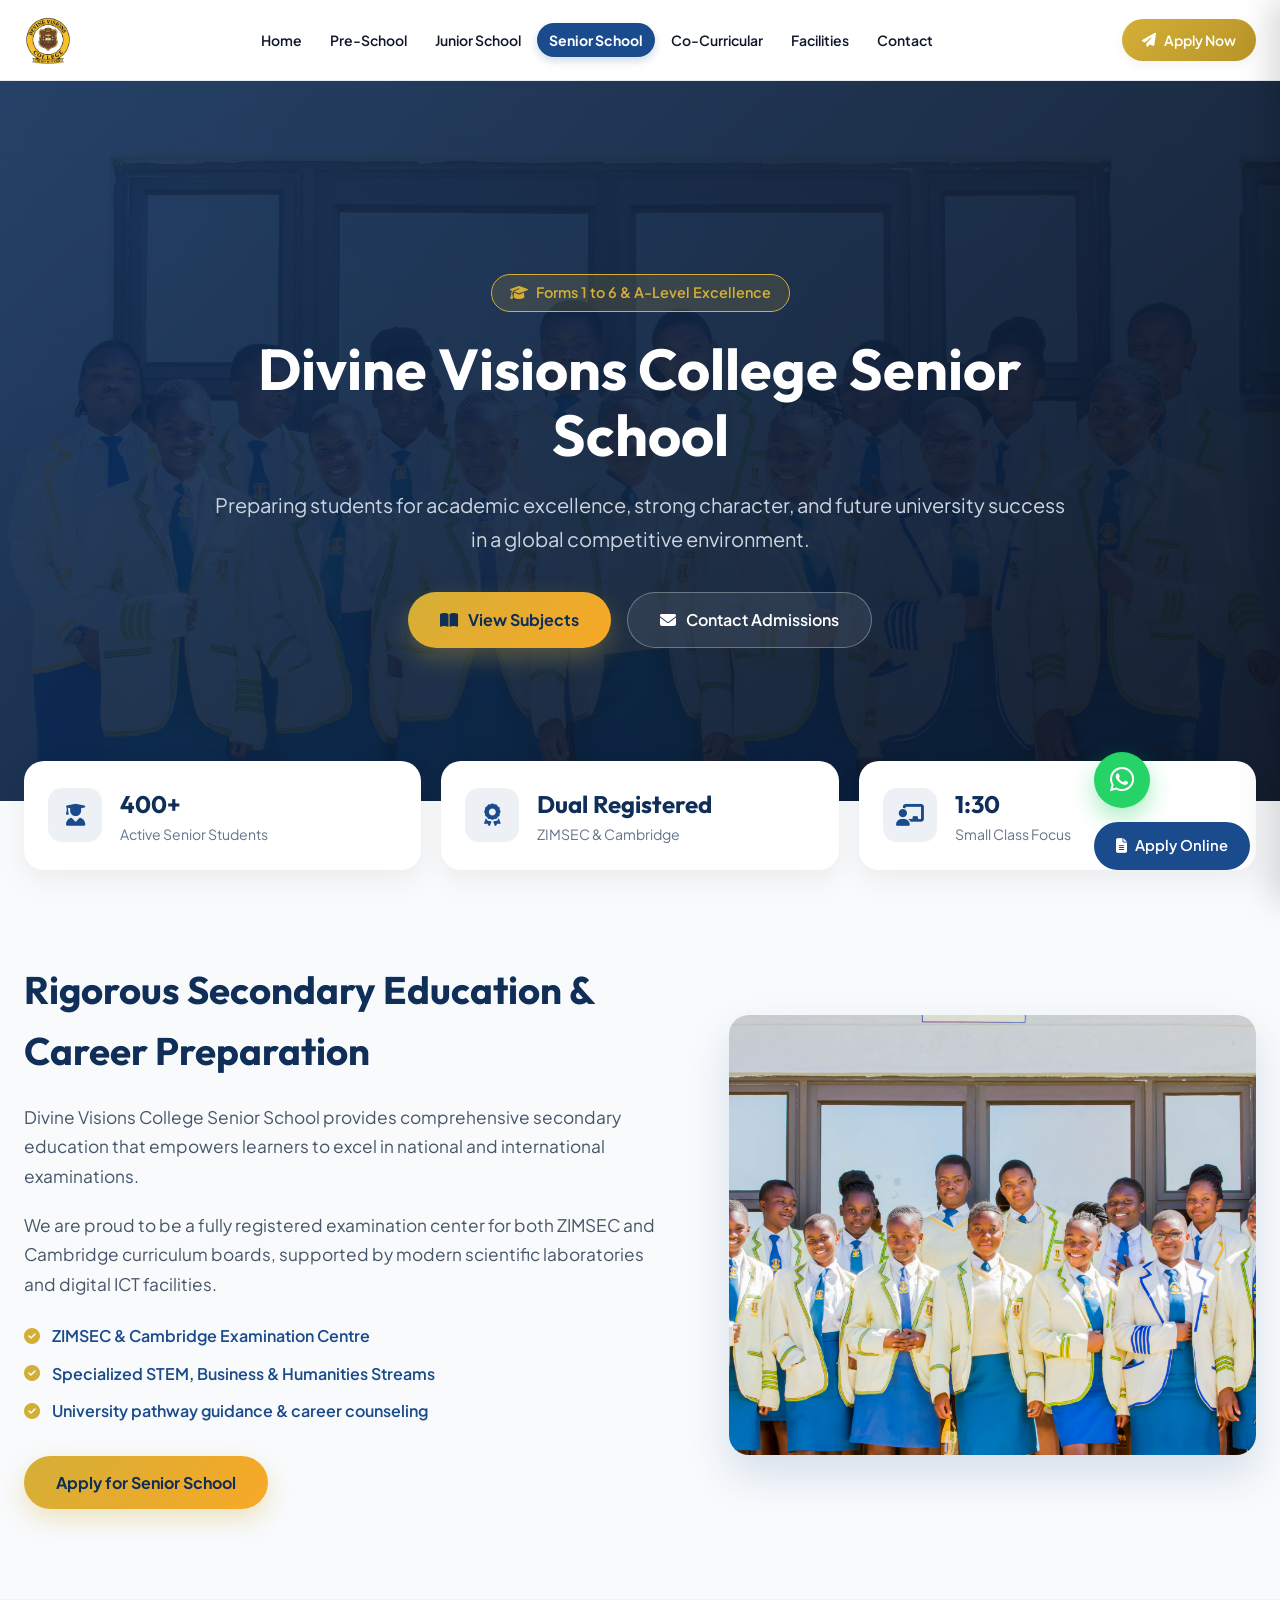
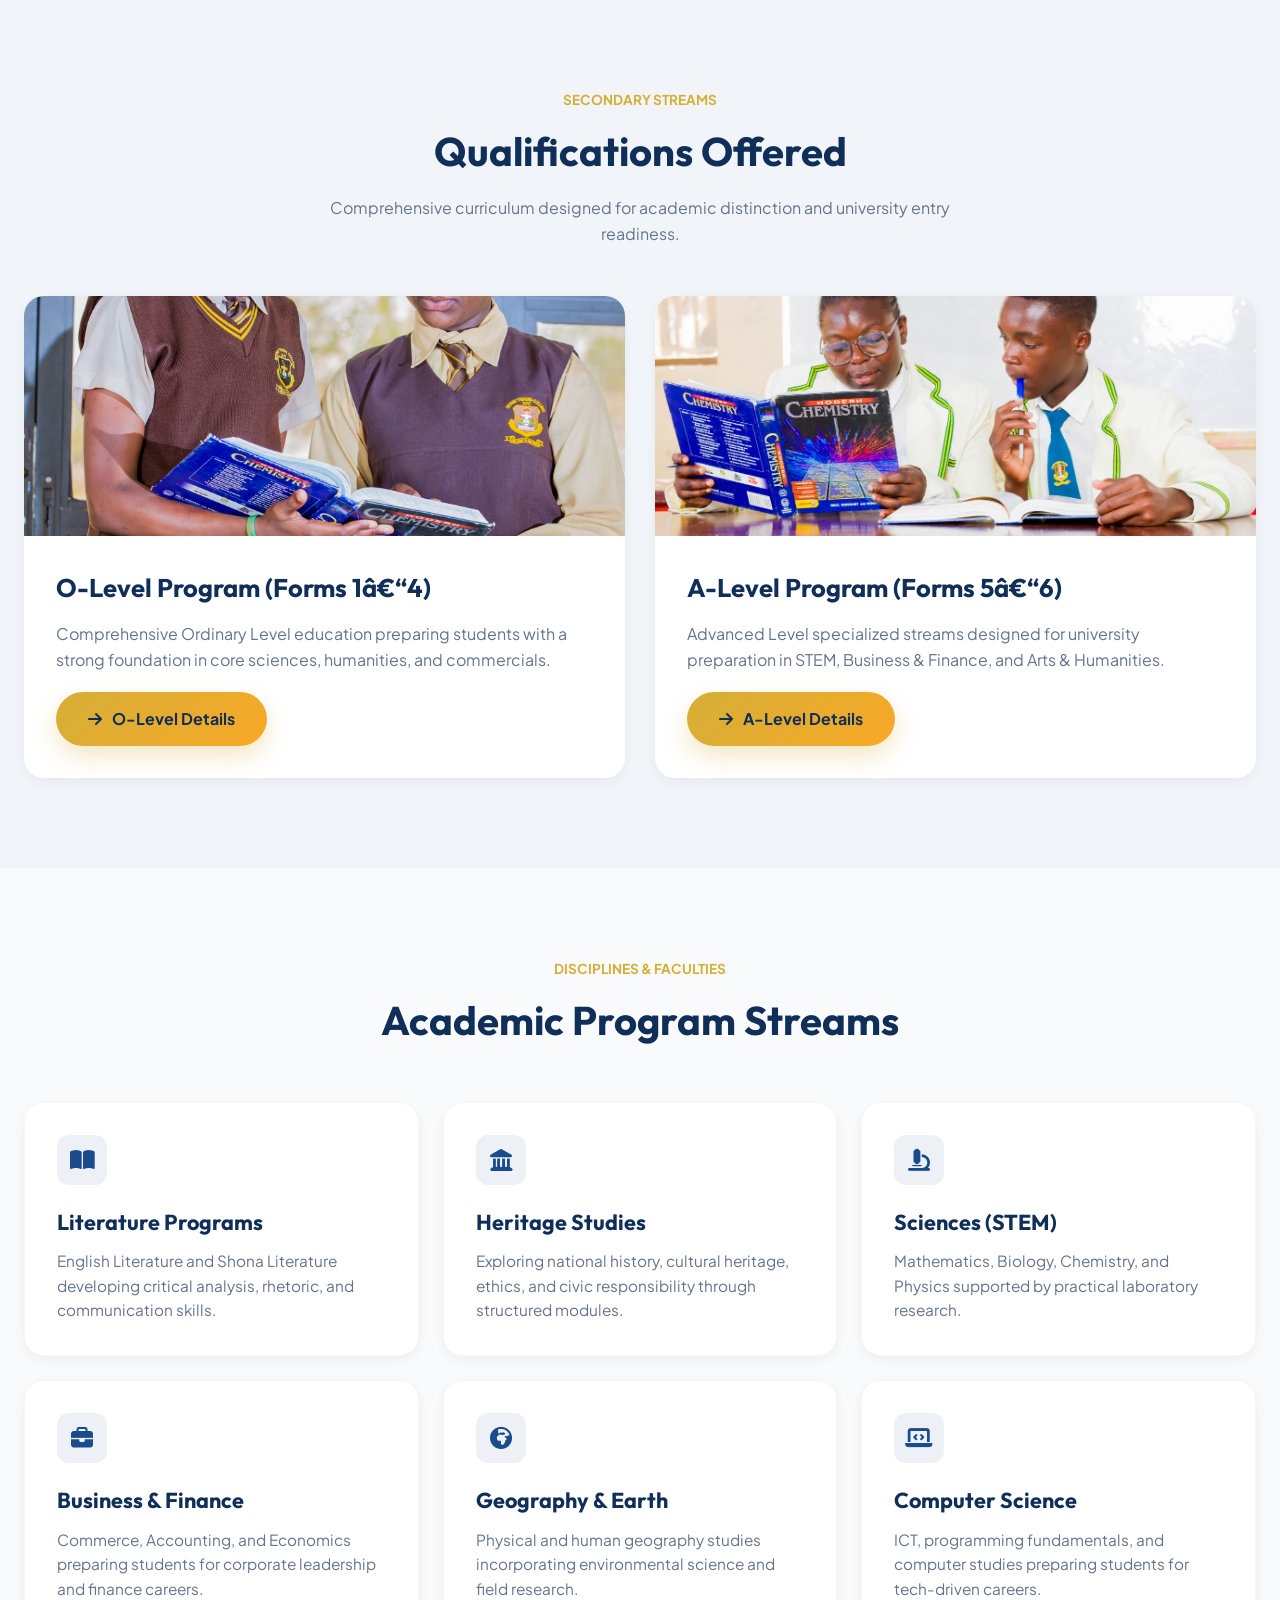
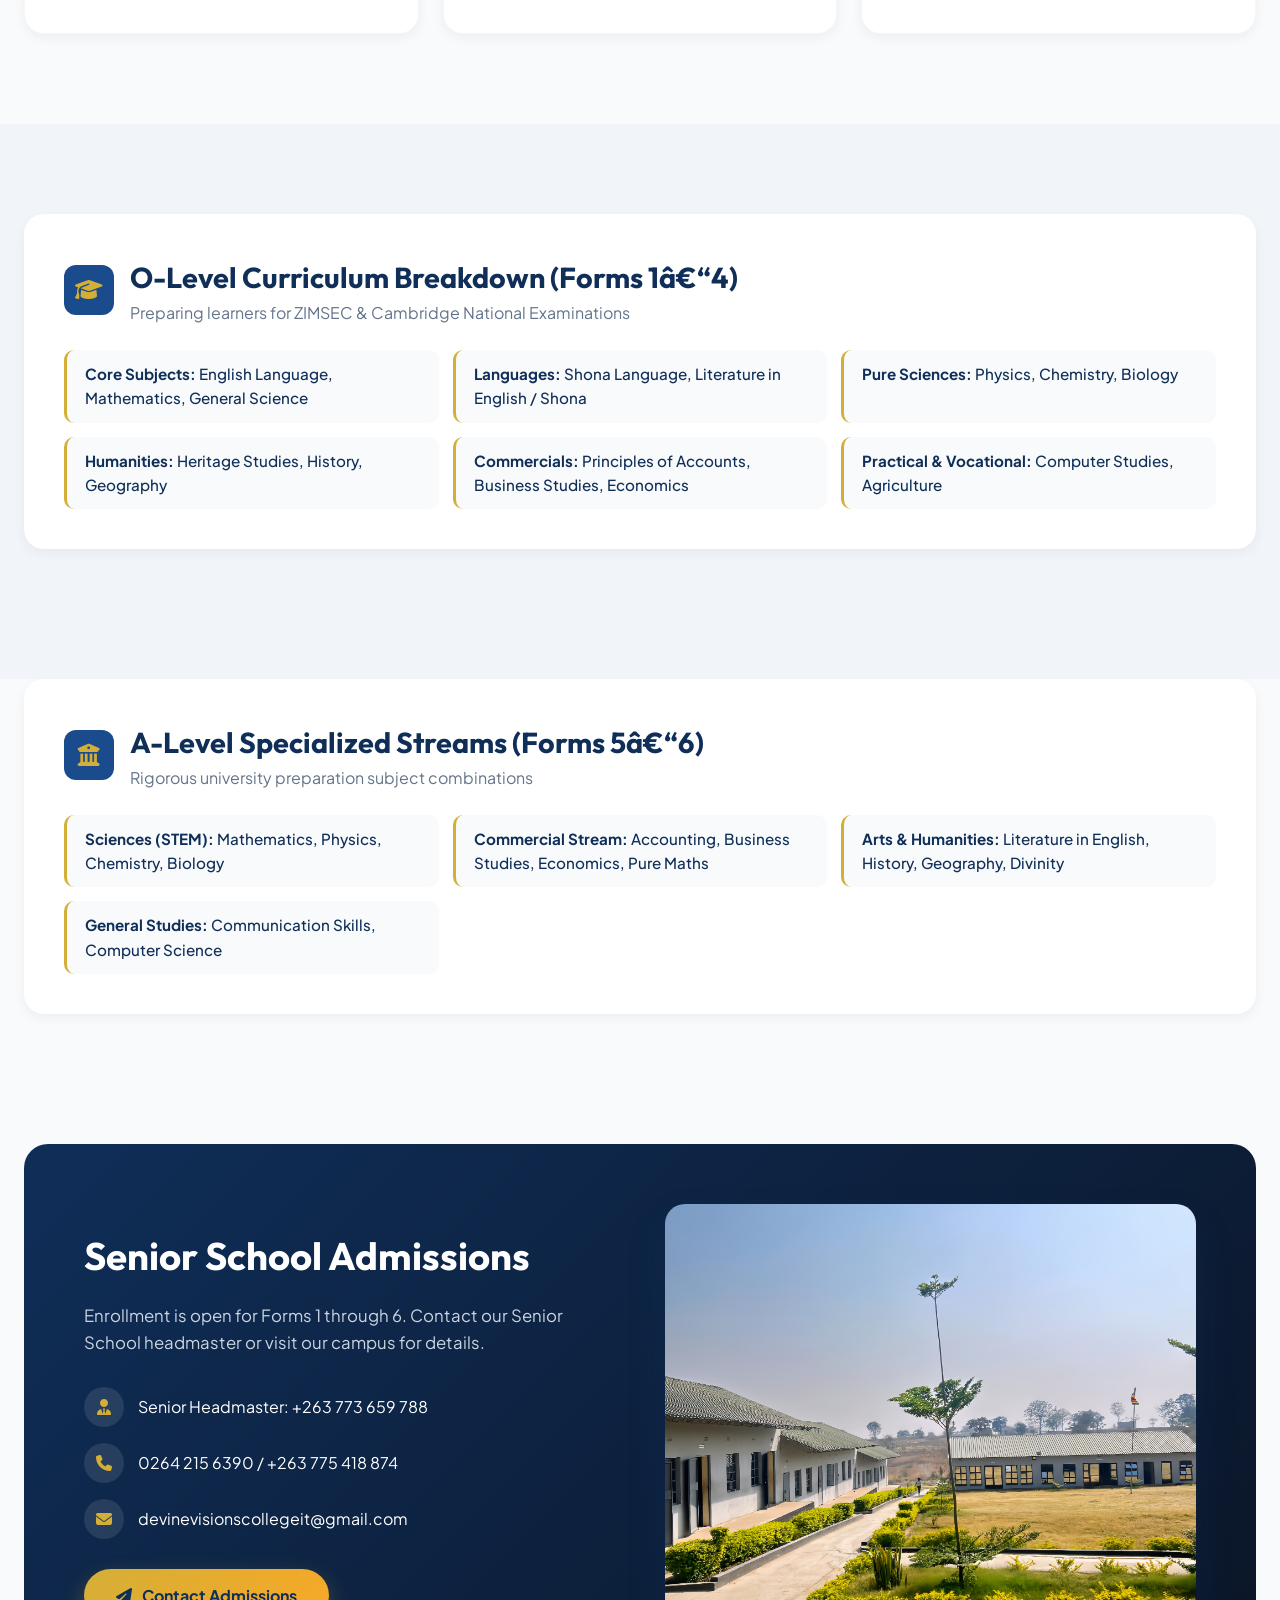
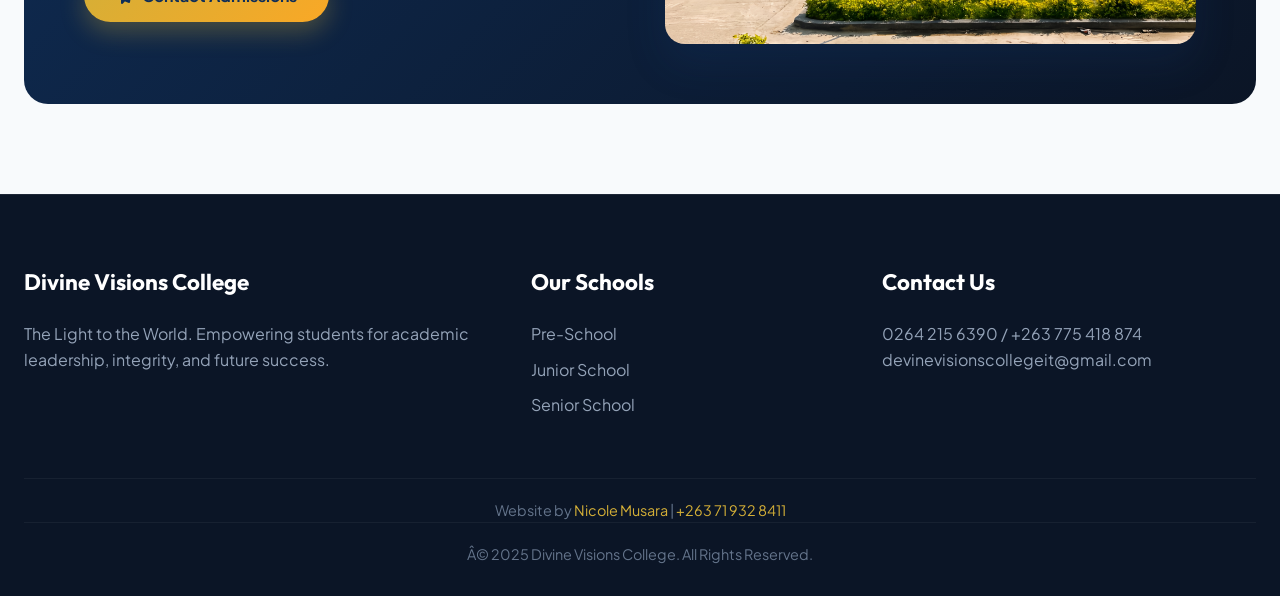
<file: senior.html>
﻿<!DOCTYPE html>
<html lang="en">
<head>
  <meta charset="UTF-8">
  <meta name="viewport" content="width=device-width, initial-scale=1.0">
  <title>Senior School (O & A-Level) - Divine Visions College</title>
  
  <!-- Google Fonts & Font Awesome Icons -->
  <link rel="preconnect" href="https://fonts.googleapis.com">
  <link rel="preconnect" href="https://fonts.gstatic.com" crossorigin>
  <link href="https://fonts.googleapis.com/css2?family=Outfit:wght@400;500;600;700;800&family=Plus+Jakarta+Sans:wght@300;400;500;600;700&display=swap" rel="stylesheet">
  <link rel="stylesheet" href="https://cdnjs.cloudflare.com/ajax/libs/font-awesome/6.4.0/css/all.min.css">
  
  <style>
    :root {
      --primary-navy: #1a4b8c;
      --primary-dark: #0f2e58;
      --accent-gold: #d4af37;
      --gold-light: #f9a826;
      --bg-dark: #0b1526;
      --text-main: #1e293b;
      --text-muted: #64748b;
      --transition: all 0.3s cubic-bezier(0.16, 1, 0.3, 1);
      --radius-lg: 20px;
      --shadow-sm: 0 4px 12px rgba(0, 0, 0, 0.05);
      --shadow-hover: 0 20px 40px rgba(26, 75, 140, 0.15);
    }

    * { box-sizing: border-box; margin: 0; padding: 0; }
    body { font-family: 'Plus Jakarta Sans', sans-serif; background-color: #f8fafc; color: var(--text-main); line-height: 1.6; overflow-x: hidden; }
    h1, h2, h3, h4 { font-family: 'Outfit', sans-serif; font-weight: 700; }

    /* ===== SHARED NAVIGATION HEADER ===== */
    .site-header {
      position: sticky;
      top: 0;
      z-index: 1000;
      background: rgba(255, 255, 255, 0.88);
      backdrop-filter: blur(16px);
      -webkit-backdrop-filter: blur(16px);
      border-bottom: 1px solid rgba(226, 232, 240, 0.8);
      transition: var(--transition);
    }

    .container { max-width: 1280px; margin: 0 auto; padding: 0 24px; }
    .header-inner { display: flex; align-items: center; justify-content: space-between; height: 80px; }
    
    .logo { display: flex; align-items: center; }
    .logo img {
      height: 48px;
      width: auto;
      object-fit: contain;
      transition: transform 0.3s;
    }
    .logo:hover img { transform: scale(1.05); }

    .desktop-nav ul { display: flex; align-items: center; list-style: none; gap: 4px; }
    .desktop-nav a {
      color: #0f172a;
      text-decoration: none;
      font-weight: 600;
      font-size: 0.875rem;
      padding: 8px 12px;
      border-radius: 9999px;
      white-space: nowrap;
      transition: all 0.2s;
    }
    .desktop-nav a:hover { color: var(--primary-navy); background: #f1f5f9; }
    .desktop-nav a.active {
      color: #ffffff;
      background: var(--primary-navy);
      font-weight: 700;
      box-shadow: 0 4px 8px rgba(26, 75, 140, 0.2);
    }

    .header-buttons { display: none; }
    .header-apply-button {
      display: inline-flex;
      align-items: center;
      gap: 8px;
      padding: 10px 20px;
      border-radius: 9999px;
      background: linear-gradient(135deg, var(--accent-gold), #b89428);
      color: white;
      font-size: 0.875rem;
      font-weight: 600;
      text-decoration: none;
      white-space: nowrap;
      box-shadow: var(--shadow-sm);
      transition: var(--transition);
    }
    .header-apply-button:hover { filter: brightness(1.1); box-shadow: var(--shadow-hover); }

    .mobile-nav-overlay {
      position: fixed;
      inset: 0;
      z-index: 1500;
      background: rgba(15, 23, 42, 0.6);
      backdrop-filter: blur(4px);
      opacity: 0;
      pointer-events: none;
      transition: opacity 0.3s;
    }
    .mobile-nav-overlay.is-active { opacity: 1; pointer-events: auto; }

    .mobile-drawer {
      position: fixed;
      top: 0;
      right: -320px;
      z-index: 2000;
      display: flex;
      flex-direction: column;
      width: 320px;
      max-width: 85vw;
      height: 100vh;
      padding: 0;
      background: white;
      box-shadow: -10px 0 30px rgba(0, 0, 0, 0.15);
      transition: var(--transition);
    }
    .mobile-drawer.is-open { right: 0; }
    .mobile-nav-header {
      display: flex;
      align-items: center;
      justify-content: space-between;
      padding: 24px;
      border-bottom: 1px solid #f1f5f9;
    }
    .mobile-nav-logo img { display: block; height: 40px; width: auto; }
    .mobile-menu-close {
      display: flex;
      align-items: center;
      justify-content: center;
      width: 40px;
      height: 40px;
      border: 0;
      border-radius: 50%;
      background: #f1f5f9;
      color: #475569;
      font-size: 18px;
      cursor: pointer;
    }
    .mobile-drawer ul { flex: 1; overflow-y: auto; list-style: none; padding: 24px; }
    .mobile-drawer ul li { margin-bottom: 8px; }
    .mobile-drawer ul li a {
      display: flex;
      align-items: center;
      gap: 12px;
      padding: 12px 16px;
      border-radius: 12px;
      color: #334155;
      text-decoration: none;
      font-size: 0.95rem;
      font-weight: 500;
    }
    .mobile-drawer ul li a i { width: 20px; color: #94a3b8; }
    .mobile-drawer ul li a:hover { background: #f8fafc; }
    .mobile-drawer ul li a.active { background: rgba(26, 75, 140, 0.1); color: var(--primary-navy); font-weight: 700; }
    .mobile-drawer ul li a.active i { color: var(--primary-navy); }
    .mobile-drawer-footer { padding: 24px; border-top: 1px solid #f1f5f9; background: #f8fafc; }
    .mobile-drawer-footer .header-apply-button { justify-content: center; width: 100%; padding: 12px; }

    .mobile-menu-toggle {
      display: none;
      align-items: center;
      justify-content: center;
      padding: 10px;
      border: 0;
      border-radius: 12px;
      background: transparent;
      color: #0f172a;
      font-size: 20px;
      cursor: pointer;
    }

    /* ===== HERO SECTION ===== */
    .hero-section {
      position: relative;
      background: linear-gradient(135deg, rgba(15, 46, 88, 0.88) 0%, rgba(11, 21, 38, 0.95) 100%),
                  url('./media/seniors5.jpg') center/cover no-repeat;
      color: white; padding: 140px 0 100px; min-height: 80vh; display: flex; align-items: center;
    }

    .hero-content { max-width: 850px; margin: 0 auto; text-align: center; }
    .hero-badge {
      display: inline-flex; align-items: center; gap: 8px; padding: 6px 18px;
      background: rgba(212, 175, 55, 0.15); border: 1px solid var(--accent-gold); border-radius: 50px;
      color: var(--accent-gold); font-size: 0.9rem; font-weight: 600; margin-bottom: 24px;
    }
    .hero-content h1 { font-size: 3.6rem; line-height: 1.15; margin-bottom: 20px; }
    .hero-content p { font-size: 1.25rem; color: #cbd5e1; margin-bottom: 36px; line-height: 1.7; }
    
    .btn-group { display: flex; gap: 16px; justify-content: center; flex-wrap: wrap; }
    .btn-primary {
      display: inline-flex; align-items: center; gap: 10px; padding: 14px 32px;
      background: linear-gradient(135deg, #d4af37, #f9a826); color: var(--primary-dark);
      text-decoration: none; font-weight: 700; border-radius: 50px; transition: var(--transition);
      box-shadow: 0 10px 25px rgba(212, 175, 55, 0.3);
    }
    .btn-outline {
      display: inline-flex; align-items: center; gap: 10px; padding: 14px 32px;
      background: rgba(255, 255, 255, 0.08); color: white; border: 1px solid rgba(255, 255, 255, 0.3);
      text-decoration: none; font-weight: 600; border-radius: 50px; transition: var(--transition);
    }

    /* ===== STATS BADGES BAR ===== */
    .stats-bar { margin-top: -40px; position: relative; z-index: 10; }
    .stats-grid { display: grid; grid-template-columns: repeat(auto-fit, minmax(220px, 1fr)); gap: 20px; }
    .stat-card {
      background: white; padding: 24px; border-radius: var(--radius-lg);
      box-shadow: 0 10px 30px rgba(0, 0, 0, 0.06); display: flex; align-items: center; gap: 18px;
    }
    .stat-icon {
      width: 54px; height: 54px; border-radius: 14px; background: rgba(26, 75, 140, 0.08);
      color: var(--primary-navy); display: flex; align-items: center; justify-content: center; font-size: 22px;
    }
    .stat-info h3 { font-size: 1.5rem; color: var(--primary-dark); }
    .stat-info p { font-size: 0.88rem; color: var(--text-muted); }

    /* ===== GENERAL SECTIONS ===== */
    .section { padding: 90px 0; }
    .section-title { text-align: center; max-width: 680px; margin: 0 auto 50px; }
    .section-title span { color: var(--accent-gold); font-weight: 700; text-transform: uppercase; font-size: 0.85rem; display: block; margin-bottom: 8px; }
    .section-title h2 { font-size: 2.5rem; color: var(--primary-dark); margin-bottom: 12px; }
    .section-title p { color: var(--text-muted); }

    .about-grid { display: grid; grid-template-columns: 1.1fr 0.9fr; gap: 60px; align-items: center; }
    .about-content h2 { font-size: 2.4rem; color: var(--primary-dark); margin-bottom: 20px; }
    .about-content p { color: #475569; font-size: 1.08rem; line-height: 1.7; margin-bottom: 20px; }
    .about-features-list { list-style: none; margin: 24px 0 32px; }
    .about-features-list li { display: flex; align-items: center; gap: 12px; margin-bottom: 12px; font-weight: 600; color: var(--primary-navy); }
    .about-features-list i { color: var(--accent-gold); }

    .image-wrapper { border-radius: var(--radius-lg); overflow: hidden; box-shadow: var(--shadow-hover); }
    .image-wrapper img { width: 100%; height: 440px; object-fit: cover; display: block; }

    /* ===== PROGRAMMES & STREAM CARDS ===== */
    .subjects-bg { background: #f1f5f9; }
    .programs-grid { display: grid; grid-template-columns: repeat(auto-fit, minmax(350px, 1fr)); gap: 30px; }
    .program-card {
      background: white; border-radius: var(--radius-lg); overflow: hidden;
      box-shadow: var(--shadow-sm); transition: var(--transition); display: flex; flex-direction: column;
    }
    .program-card:hover { transform: translateY(-8px); box-shadow: var(--shadow-hover); }
    .program-card img { width: 100%; height: 240px; object-fit: cover; }
    .program-content { padding: 32px; display: flex; flex-direction: column; flex-grow: 1; }
    .program-content h3 { font-size: 1.6rem; color: var(--primary-dark); margin-bottom: 12px; }
    .program-content p { color: var(--text-muted); margin-bottom: 20px; line-height: 1.6; }

    /* ===== ACADEMIC DISCIPLINES BENTO GRID ===== */
    .bento-grid { display: grid; grid-template-columns: repeat(3, 1fr); gap: 24px; }
    .bento-card {
      background: white; padding: 32px; border-radius: var(--radius-lg);
      box-shadow: var(--shadow-sm); transition: var(--transition); border: 1px solid rgba(0,0,0,0.03);
    }
    .bento-card:hover { transform: translateY(-5px); box-shadow: var(--shadow-hover); }
    .bento-card-icon {
      width: 50px; height: 50px; border-radius: 12px; background: rgba(26, 75, 140, 0.08);
      color: var(--primary-navy); display: flex; align-items: center; justify-content: center;
      font-size: 22px; margin-bottom: 20px;
    }
    .bento-card h3 { font-size: 1.35rem; color: var(--primary-dark); margin-bottom: 10px; }
    .bento-card p { color: var(--text-muted); font-size: 0.96rem; line-height: 1.6; }

    /* ===== STREAM DETAILS LISTS ===== */
    .stream-card {
      background: white; border-radius: var(--radius-lg); padding: 40px;
      box-shadow: var(--shadow-sm); margin-bottom: 40px;
    }
    .stream-header { display: flex; align-items: center; gap: 16px; margin-bottom: 24px; }
    .stream-icon {
      width: 50px; height: 50px; border-radius: 12px; background: var(--primary-navy);
      color: var(--accent-gold); display: flex; align-items: center; justify-content: center; font-size: 22px;
    }
    .stream-header h3 { font-size: 1.8rem; color: var(--primary-dark); }
    .stream-list { list-style: none; display: grid; grid-template-columns: repeat(auto-fit, minmax(280px, 1fr)); gap: 14px; }
    .stream-list li {
      padding: 12px 18px; background: #f8fafc; border-radius: 10px; border-left: 3px solid var(--accent-gold);
      font-weight: 500; font-size: 0.95rem; color: var(--primary-dark);
    }

    /* ===== ADMISSIONS & CONTACT ===== */
    .admissions-card {
      background: linear-gradient(135deg, var(--primary-dark) 0%, var(--bg-dark) 100%);
      border-radius: 24px; padding: 60px; color: white;
    }
    .admissions-grid { display: grid; grid-template-columns: 1fr 1fr; gap: 50px; align-items: center; }
    .admissions-info h2 { font-size: 2.4rem; margin-bottom: 16px; color: white; }
    .admissions-info p { color: #cbd5e1; font-size: 1.05rem; margin-bottom: 30px; }
    .contact-list { display: flex; flex-direction: column; gap: 16px; margin-bottom: 30px; }
    .contact-item { display: flex; align-items: center; gap: 14px; }
    .contact-item i {
      width: 40px; height: 40px; background: rgba(255, 255, 255, 0.1); border-radius: 50%;
      display: flex; align-items: center; justify-content: center; color: var(--accent-gold);
    }
    .contact-item a { color: white; text-decoration: none; }

    /* ===== FOOTER ===== */
    footer { background: var(--bg-dark); color: white; padding: 70px 0 30px; border-top: 1px solid rgba(255, 255, 255, 0.08); }
    .footer-container { display: grid; grid-template-columns: 1.5fr 1fr 1.2fr; gap: 40px; margin-bottom: 50px; }
    .footer-column h3 { font-size: 1.4rem; color: white; margin-bottom: 20px; }
    .footer-column p, .footer-column ul li a { color: #94a3b8; text-decoration: none; }
    .footer-column ul { list-style: none; }
    .footer-column ul li { margin-bottom: 10px; }

    .developer-credit, .copyright { text-align: center; color: #64748b; font-size: 0.9rem; padding-top: 20px; border-top: 1px solid rgba(255, 255, 255, 0.05); }
    .developer-credit a { color: var(--accent-gold); text-decoration: none; }

    /* ===== FLOATING ACTION BUTTONS ===== */
    .floating-actions { position: fixed; bottom: 30px; right: 30px; display: flex; flex-direction: column; gap: 14px; z-index: 999; }
    .whatsapp-floating {
      width: 56px; height: 56px; background-color: #25d366; color: white; border-radius: 50%;
      display: flex; align-items: center; justify-content: center; font-size: 28px; text-decoration: none;
      box-shadow: 0 10px 25px rgba(37, 211, 102, 0.4);
    }
    .application-btn-floating {
      display: flex; align-items: center; gap: 8px; padding: 12px 22px; background: var(--primary-navy);
      color: white; border-radius: 50px; text-decoration: none; font-weight: 600; font-size: 0.92rem;
    }

    @media (max-width: 900px) {
      .desktop-nav { display: none; }
      .mobile-menu-toggle { display: flex; }
    }
    @media (min-width: 1024px) {
      .header-buttons { display: flex; align-items: center; }
    }
    @media (max-width: 992px) {
      .about-grid, .admissions-grid { grid-template-columns: 1fr; }
      .bento-grid { grid-template-columns: repeat(2, 1fr); }
      .footer-container { grid-template-columns: 1fr; }
    }
    @media (max-width: 600px) {
      .bento-grid { grid-template-columns: 1fr; }
      .admissions-card { padding: 30px; }
      .hero-content h1 { font-size: 2.2rem; }
    }
  </style>
</head>
<body>

  <!-- ===== NAVIGATION HEADER ===== -->
  <header class="site-header">
    <div class="container header-inner">
      <a href="index.html" class="logo">
        <img src="./media/schoollogo.png" alt="Divine Visions College Logo" onerror="this.onerror=null; this.src='./media/schoollogo.png';">
      </a>

      <nav class="site-nav desktop-nav">
        <ul>
          <li><a href="index.html">Home</a></li>
          <li><a href="preschool.html">Pre-School</a></li>
          <li><a href="junior.html">Junior School</a></li>
          <li><a href="senior.html" class="active">Senior School</a></li>
          <li><a href="cocurricular.html">Co-Curricular</a></li>
          <li><a href="facilities.html">Facilities</a></li>
          <li><a href="contact_us.html">Contact</a></li>
        </ul>
      </nav>

      <div class="header-buttons">
        <a href="application.html" class="header-apply-button">
          <i class="fas fa-paper-plane"></i>
          <span>Apply Now</span>
        </a>
      </div>

      <button class="mobile-menu-toggle" aria-label="Open Navigation Menu">
        <i class="fas fa-bars"></i>
      </button>
    </div>
  </header>

  <nav class="site-nav mobile-drawer" aria-label="Mobile navigation">
    <div class="mobile-nav-header">
      <a href="index.html" class="mobile-nav-logo">
        <img src="./media/schoollogo.png" alt="Divine Visions College Logo" onerror="this.onerror=null; this.src='./media/schoollogo.png';">
      </a>
      <button class="mobile-menu-close" aria-label="Close menu"><i class="fas fa-times"></i></button>
    </div>
    <ul>
      <li><a href="index.html"><i class="fas fa-home"></i>Home</a></li>
      <li><a href="preschool.html"><i class="fas fa-child"></i>Pre-School</a></li>
      <li><a href="junior.html"><i class="fas fa-school"></i>Junior School</a></li>
      <li><a href="senior.html" class="active"><i class="fas fa-graduation-cap"></i>Senior School</a></li>
      <li><a href="cocurricular.html"><i class="fas fa-running"></i>Co-Curricular</a></li>
      <li><a href="facilities.html"><i class="fas fa-building"></i>Facilities</a></li>
      <li><a href="contact_us.html"><i class="fas fa-envelope"></i>Contact</a></li>
    </ul>
    <div class="mobile-drawer-footer">
      <a href="application.html" class="header-apply-button">
        <i class="fas fa-file-signature"></i>
        <span>Apply Online</span>
      </a>
    </div>
  </nav>
  <div class="mobile-nav-overlay"></div>

  <!-- HERO SECTION -->
  <section class="hero-section">
    <div class="container">
      <div class="hero-content">
        <div class="hero-badge"><i class="fas fa-graduation-cap"></i> Forms 1 to 6 &amp; A-Level Excellence</div>
        <h1>Divine Visions College Senior School</h1>
        <p>Preparing students for academic excellence, strong character, and future university success in a global competitive environment.</p>
        <div class="btn-group">
          <a href="#subjects" class="btn-primary"><i class="fas fa-book-open"></i> View Subjects</a>
          <a href="#contact" class="btn-outline"><i class="fas fa-envelope"></i> Contact Admissions</a>
        </div>
      </div>
    </div>
  </section>

  <!-- STATS BAR -->
  <div class="stats-bar">
    <div class="container">
      <div class="stats-grid">
        <div class="stat-card">
          <div class="stat-icon"><i class="fas fa-user-graduate"></i></div>
          <div class="stat-info"><h3>400+</h3><p>Active Senior Students</p></div>
        </div>
        <div class="stat-card">
          <div class="stat-icon"><i class="fas fa-award"></i></div>
          <div class="stat-info"><h3>Dual Registered</h3><p>ZIMSEC &amp; Cambridge</p></div>
        </div>
        <div class="stat-card">
          <div class="stat-icon"><i class="fas fa-chalkboard-teacher"></i></div>
          <div class="stat-info"><h3>1:30</h3><p>Small Class Focus</p></div>
        </div>
      </div>
    </div>
  </div>

  <!-- ABOUT SENIOR SCHOOL -->
  <section class="section">
    <div class="container">
      <div class="about-grid">
        <div class="about-content">
          <h2>Rigorous Secondary Education &amp; Career Preparation</h2>
          <p>Divine Visions College Senior School provides comprehensive secondary education that empowers learners to excel in national and international examinations.</p>
          <p>We are proud to be a fully registered examination center for both ZIMSEC and Cambridge curriculum boards, supported by modern scientific laboratories and digital ICT facilities.</p>
          <ul class="about-features-list">
            <li><i class="fas fa-check-circle"></i> ZIMSEC &amp; Cambridge Examination Centre</li>
            <li><i class="fas fa-check-circle"></i> Specialized STEM, Business &amp; Humanities Streams</li>
            <li><i class="fas fa-check-circle"></i> University pathway guidance &amp; career counseling</li>
          </ul>
          <a href="#contact" class="btn-primary">Apply for Senior School</a>
        </div>
        <div class="image-wrapper">
          <img src="./media/seniors5.jpg" alt="Senior School Students" onerror="this.onerror=null; this.src='https://images.unsplash.com/photo-1523240795612-9a054b0db644?auto=format&fit=crop&w=800&q=80';">
        </div>
      </div>
    </div>
  </section>

  <!-- SUBJECTS & PROGRAMMES -->
  <section class="section subjects-bg" id="subjects">
    <div class="container">
      <div class="section-title">
        <span>Secondary Streams</span>
        <h2>Qualifications Offered</h2>
        <p>Comprehensive curriculum designed for academic distinction and university entry readiness.</p>
      </div>

      <div class="programs-grid">
        <!-- O-LEVEL -->
        <div class="program-card">
          <img src="./media/junior7.jpeg" alt="O-Level Students" onerror="this.onerror=null; this.src='https://images.unsplash.com/photo-1434030216411-0b793f4b4173?auto=format&fit=crop&w=800&q=80';">
          <div class="program-content">
            <h3>O-Level Program (Forms 1â€“4)</h3>
            <p>Comprehensive Ordinary Level education preparing students with a strong foundation in core sciences, humanities, and commercials.</p>
            <a href="#olevel-details" class="btn-primary" style="margin-top:auto; align-self:flex-start;"><i class="fas fa-arrow-right"></i> O-Level Details</a>
          </div>
        </div>

        <!-- A-LEVEL -->
        <div class="program-card">
          <img src="./media/seniors3.jpg" alt="A-Level Students" onerror="this.onerror=null; this.src='https://images.unsplash.com/photo-1523050854058-8df90110c9f1?auto=format&fit=crop&w=800&q=80';">
          <div class="program-content">
            <h3>A-Level Program (Forms 5â€“6)</h3>
            <p>Advanced Level specialized streams designed for university preparation in STEM, Business &amp; Finance, and Arts &amp; Humanities.</p>
            <a href="#alevel-details" class="btn-primary" style="margin-top:auto; align-self:flex-start;"><i class="fas fa-arrow-right"></i> A-Level Details</a>
          </div>
        </div>
      </div>
    </div>
  </section>

  <!-- ACADEMIC PROGRAMMES BENTO GRID (WITH FONT AWESOME ICONS) -->
  <section class="section">
    <div class="container">
      <div class="section-title">
        <span>Disciplines &amp; Faculties</span>
        <h2>Academic Program Streams</h2>
      </div>

      <div class="bento-grid">
        <div class="bento-card">
          <div class="bento-card-icon"><i class="fas fa-book-open"></i></div>
          <h3>Literature Programs</h3>
          <p>English Literature and Shona Literature developing critical analysis, rhetoric, and communication skills.</p>
        </div>

        <div class="bento-card">
          <div class="bento-card-icon"><i class="fas fa-landmark"></i></div>
          <h3>Heritage Studies</h3>
          <p>Exploring national history, cultural heritage, ethics, and civic responsibility through structured modules.</p>
        </div>

        <div class="bento-card">
          <div class="bento-card-icon"><i class="fas fa-microscope"></i></div>
          <h3>Sciences (STEM)</h3>
          <p>Mathematics, Biology, Chemistry, and Physics supported by practical laboratory research.</p>
        </div>

        <div class="bento-card">
          <div class="bento-card-icon"><i class="fas fa-briefcase"></i></div>
          <h3>Business &amp; Finance</h3>
          <p>Commerce, Accounting, and Economics preparing students for corporate leadership and finance careers.</p>
        </div>

        <div class="bento-card">
          <div class="bento-card-icon"><i class="fas fa-globe-africa"></i></div>
          <h3>Geography &amp; Earth</h3>
          <p>Physical and human geography studies incorporating environmental science and field research.</p>
        </div>

        <div class="bento-card">
          <div class="bento-card-icon"><i class="fas fa-laptop-code"></i></div>
          <h3>Computer Science</h3>
          <p>ICT, programming fundamentals, and computer studies preparing students for tech-driven careers.</p>
        </div>
      </div>
    </div>
  </section>

  <!-- O-LEVEL DETAILS -->
  <section class="section subjects-bg" id="olevel-details">
    <div class="container">
      <div class="stream-card">
        <div class="stream-header">
          <div class="stream-icon"><i class="fas fa-graduation-cap"></i></div>
          <div>
            <h3>O-Level Curriculum Breakdown (Forms 1â€“4)</h3>
            <p style="color:var(--text-muted)">Preparing learners for ZIMSEC &amp; Cambridge National Examinations</p>
          </div>
        </div>
        
        <ul class="stream-list">
          <li><strong>Core Subjects:</strong> English Language, Mathematics, General Science</li>
          <li><strong>Languages:</strong> Shona Language, Literature in English / Shona</li>
          <li><strong>Pure Sciences:</strong> Physics, Chemistry, Biology</li>
          <li><strong>Humanities:</strong> Heritage Studies, History, Geography</li>
          <li><strong>Commercials:</strong> Principles of Accounts, Business Studies, Economics</li>
          <li><strong>Practical &amp; Vocational:</strong> Computer Studies, Agriculture</li>
        </ul>
      </div>
    </div>
  </section>

  <!-- A-LEVEL DETAILS -->
  <section class="section" id="alevel-details" style="padding-top: 0;">
    <div class="container">
      <div class="stream-card">
        <div class="stream-header">
          <div class="stream-icon"><i class="fas fa-university"></i></div>
          <div>
            <h3>A-Level Specialized Streams (Forms 5â€“6)</h3>
            <p style="color:var(--text-muted)">Rigorous university preparation subject combinations</p>
          </div>
        </div>
        
        <ul class="stream-list">
          <li><strong>Sciences (STEM):</strong> Mathematics, Physics, Chemistry, Biology</li>
          <li><strong>Commercial Stream:</strong> Accounting, Business Studies, Economics, Pure Maths</li>
          <li><strong>Arts &amp; Humanities:</strong> Literature in English, History, Geography, Divinity</li>
          <li><strong>General Studies:</strong> Communication Skills, Computer Science</li>
        </ul>
      </div>
    </div>
  </section>

  <!-- ADMISSIONS & CONTACT -->
  <section class="section" id="contact" style="padding-top: 0;">
    <div class="container">
      <div class="admissions-card">
        <div class="admissions-grid">
          <div class="admissions-info">
            <h2>Senior School Admissions</h2>
            <p>Enrollment is open for Forms 1 through 6. Contact our Senior School headmaster or visit our campus for details.</p>
            
            <div class="contact-list">
              <div class="contact-item">
                <i class="fas fa-user-tie"></i>
                <span>Senior Headmaster: +263 773 659 788</span>
              </div>
              <div class="contact-item">
                <i class="fas fa-phone"></i>
                <a href="tel:+263775418874">0264 215 6390 / +263 775 418 874</a>
              </div>
              <div class="contact-item">
                <i class="fas fa-envelope"></i>
                <a href="mailto:devinevisionscollegeit@gmail.com">devinevisionscollegeit@gmail.com</a>
              </div>
            </div>

            <a href="contact_us.html" class="btn-primary"><i class="fas fa-paper-plane"></i> Contact Admissions</a>
          </div>

          <div class="image-wrapper">
            <img src="./media/building1.jpg" alt="Senior Campus Facility" onerror="this.onerror=null; this.src='https://images.unsplash.com/photo-1523050854058-8df90110c9f1?auto=format&fit=crop&w=800&q=80';">
          </div>
        </div>
      </div>
    </div>
  </section>

  <!-- FOOTER -->
  <footer>
    <div class="container">
      <div class="footer-container">
        <div class="footer-column">
          <h3>Divine Visions College</h3>
          <p>The Light to the World. Empowering students for academic leadership, integrity, and future success.</p>
        </div>
        <div class="footer-column">
          <h3>Our Schools</h3>
          <ul>
            <li><a href="preschool.html">Pre-School</a></li>
            <li><a href="junior.html">Junior School</a></li>
            <li><a href="senior.html">Senior School</a></li>
          </ul>
        </div>
        <div class="footer-column">
          <h3>Contact Us</h3>
          <p><a href="tel:+263775418874" style="color:#94a3b8; text-decoration:none;">0264 215 6390 / +263 775 418 874</a></p>
          <p><a href="mailto:devinevisionscollegeit@gmail.com" style="color:#94a3b8; text-decoration:none;">devinevisionscollegeit@gmail.com</a></p>
        </div>
      </div>

      <div class="developer-credit">
        <p>Website by <a href="mailto:nicolemusara@icloud.com">Nicole Musara</a> | <a href="tel:+263719328411">+263 71 932 8411</a></p>
      </div>
      <div class="copyright">
        <p>Â© 2025 Divine Visions College. All Rights Reserved.</p>
      </div>
    </div>
  </footer>

  <!-- FLOATING ACTIONS -->
  <div class="floating-actions">
    <a href="https://wa.me/263773659788" target="_blank" class="whatsapp-floating" aria-label="Chat on WhatsApp">
      <i class="fab fa-whatsapp"></i>
    </a>
    <a href="application.html" class="application-btn-floating">
      <i class="fas fa-file-alt"></i>
      <span>Apply Online</span>
    </a>
  </div>

  <!-- SCRIPT FOR MOBILE DRAWER -->
  <script>
    document.addEventListener('DOMContentLoaded', () => {
      const mobileToggle = document.querySelector('.mobile-menu-toggle');
      const mobileDrawer = document.querySelector('.mobile-drawer');
      const mobileClose = document.querySelector('.mobile-menu-close');
      const overlay = document.querySelector('.mobile-nav-overlay');

      if (!mobileToggle || !mobileDrawer || !overlay) return;

      const links = mobileDrawer.querySelectorAll('a');
      const openNav = () => {
        mobileDrawer.classList.add('is-open');
        overlay.classList.add('is-active');
        document.body.classList.add('overflow-hidden');
      };
      const closeNav = () => {
        mobileDrawer.classList.remove('is-open');
        overlay.classList.remove('is-active');
        document.body.classList.remove('overflow-hidden');
      };

      mobileToggle.addEventListener('click', openNav);
      if (mobileClose) mobileClose.addEventListener('click', closeNav);
      overlay.addEventListener('click', closeNav);
      links.forEach(link => link.addEventListener('click', closeNav));
    });
  </script>
</body>
</html>
</file>
